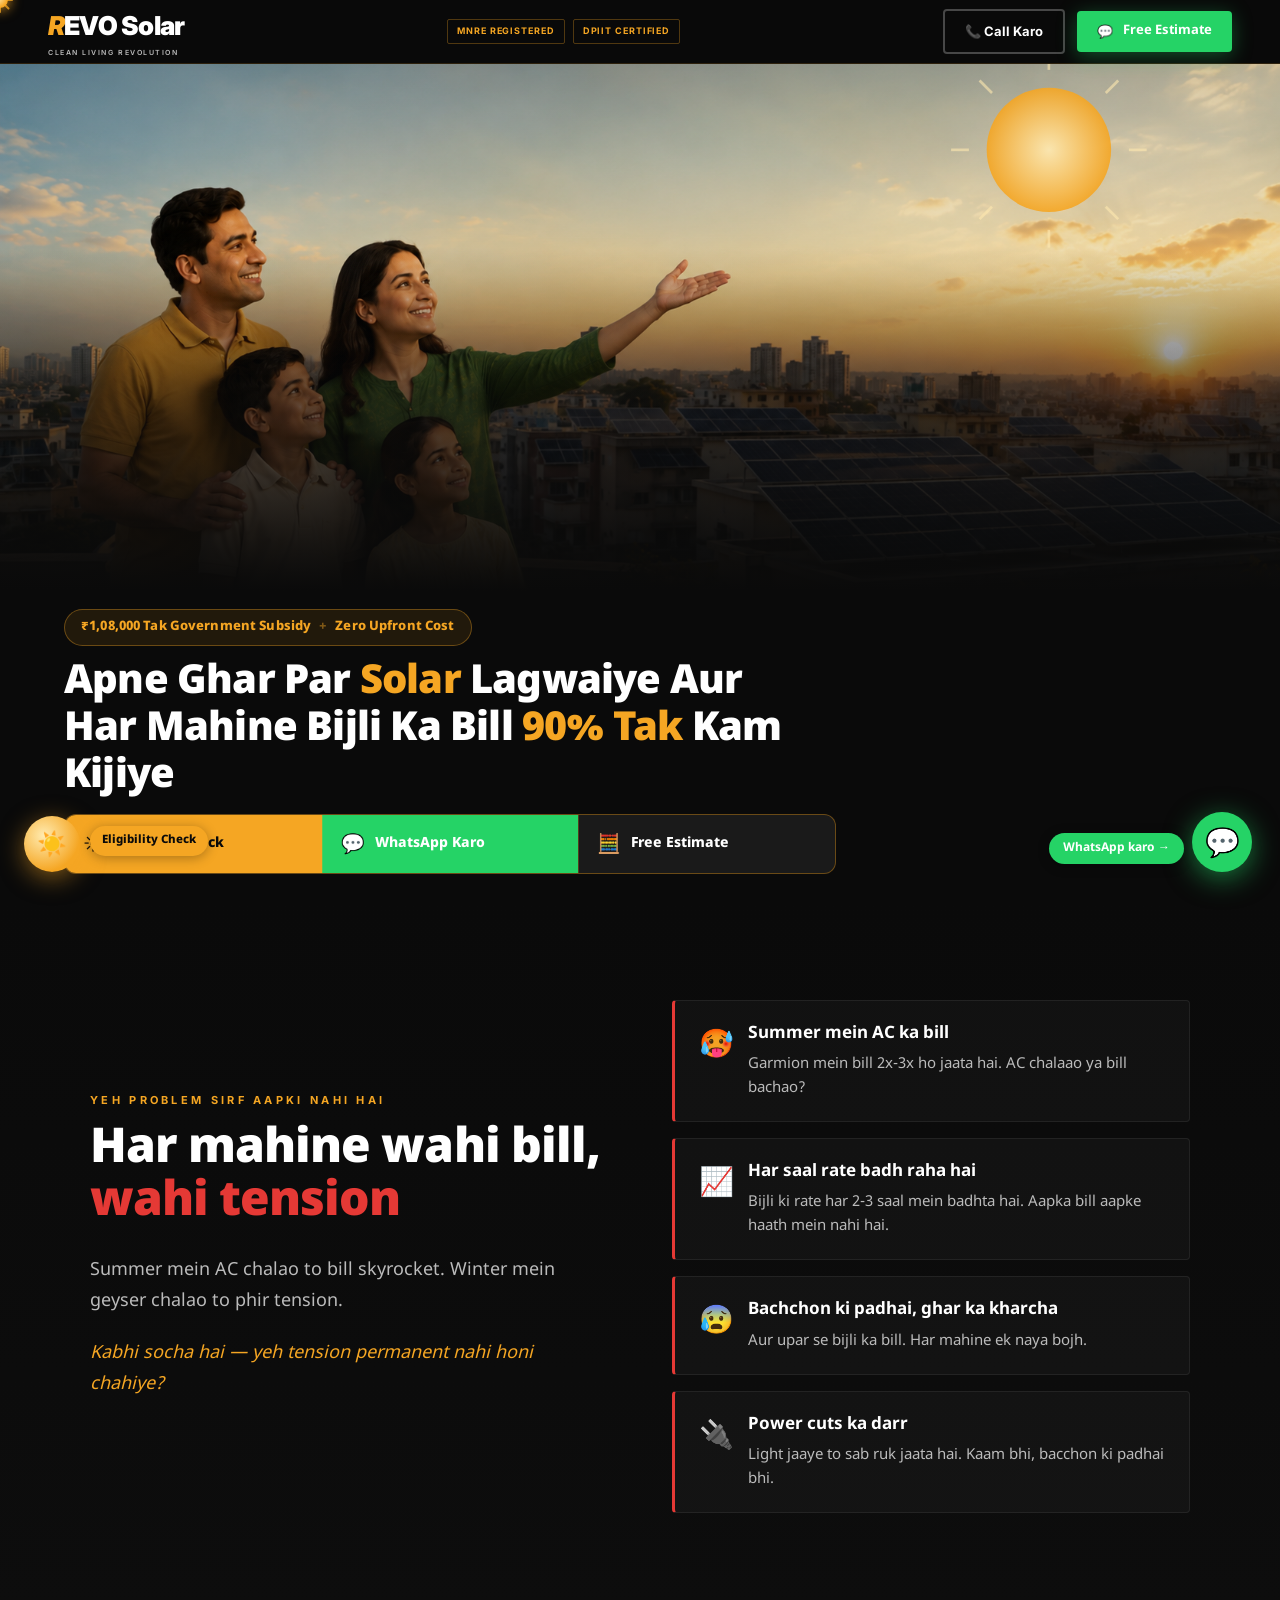
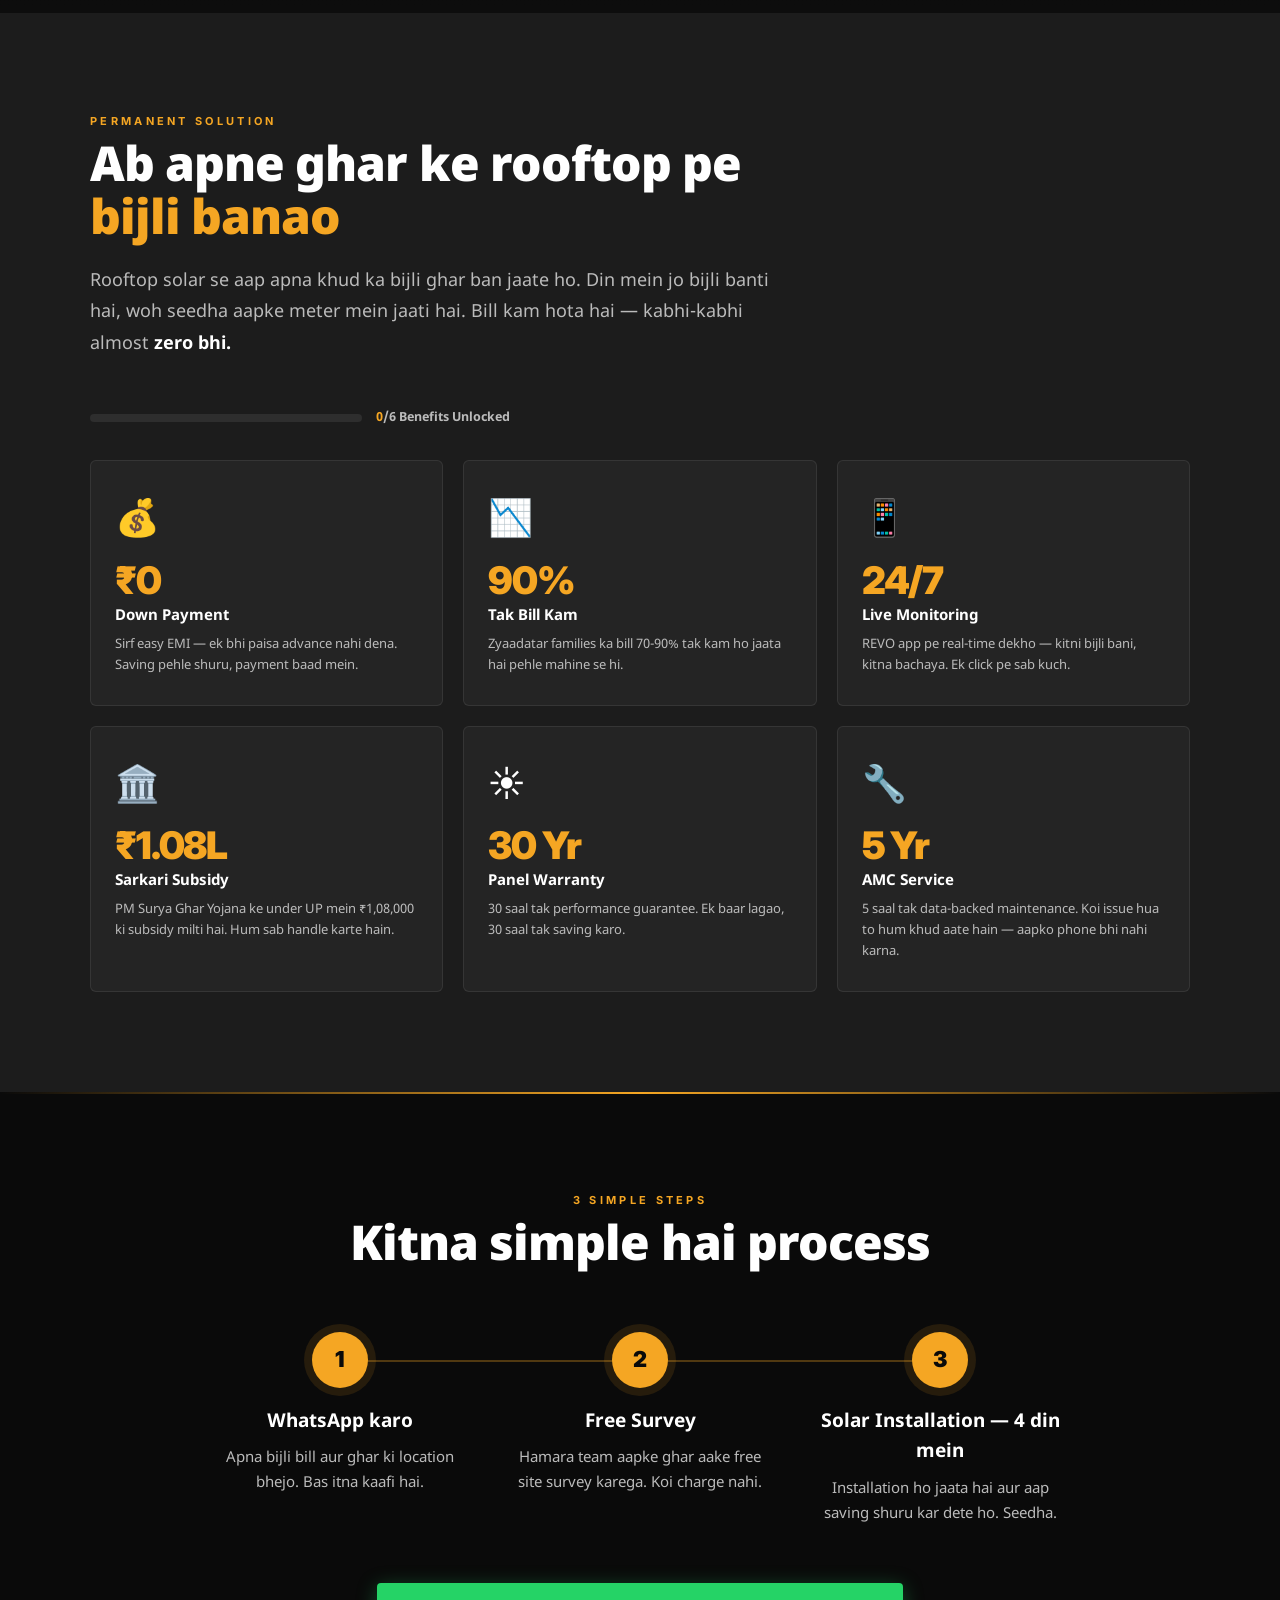
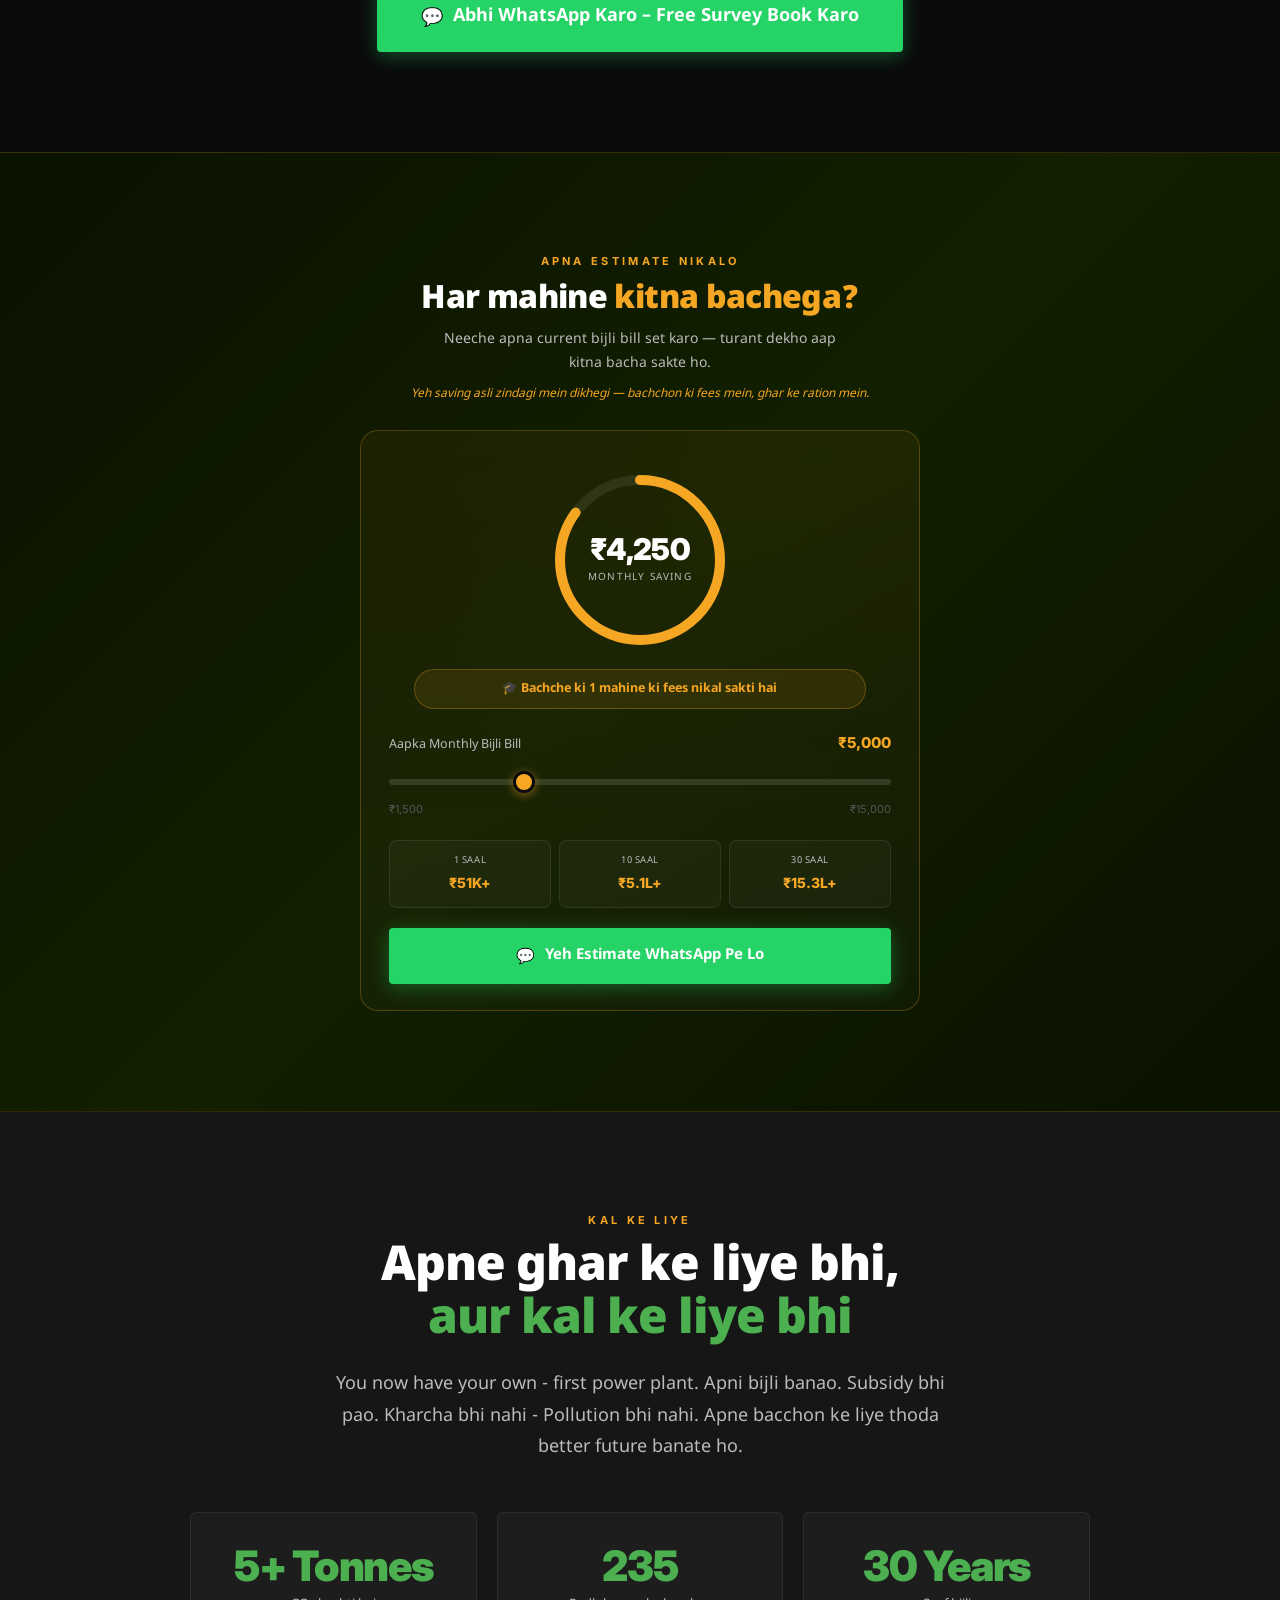
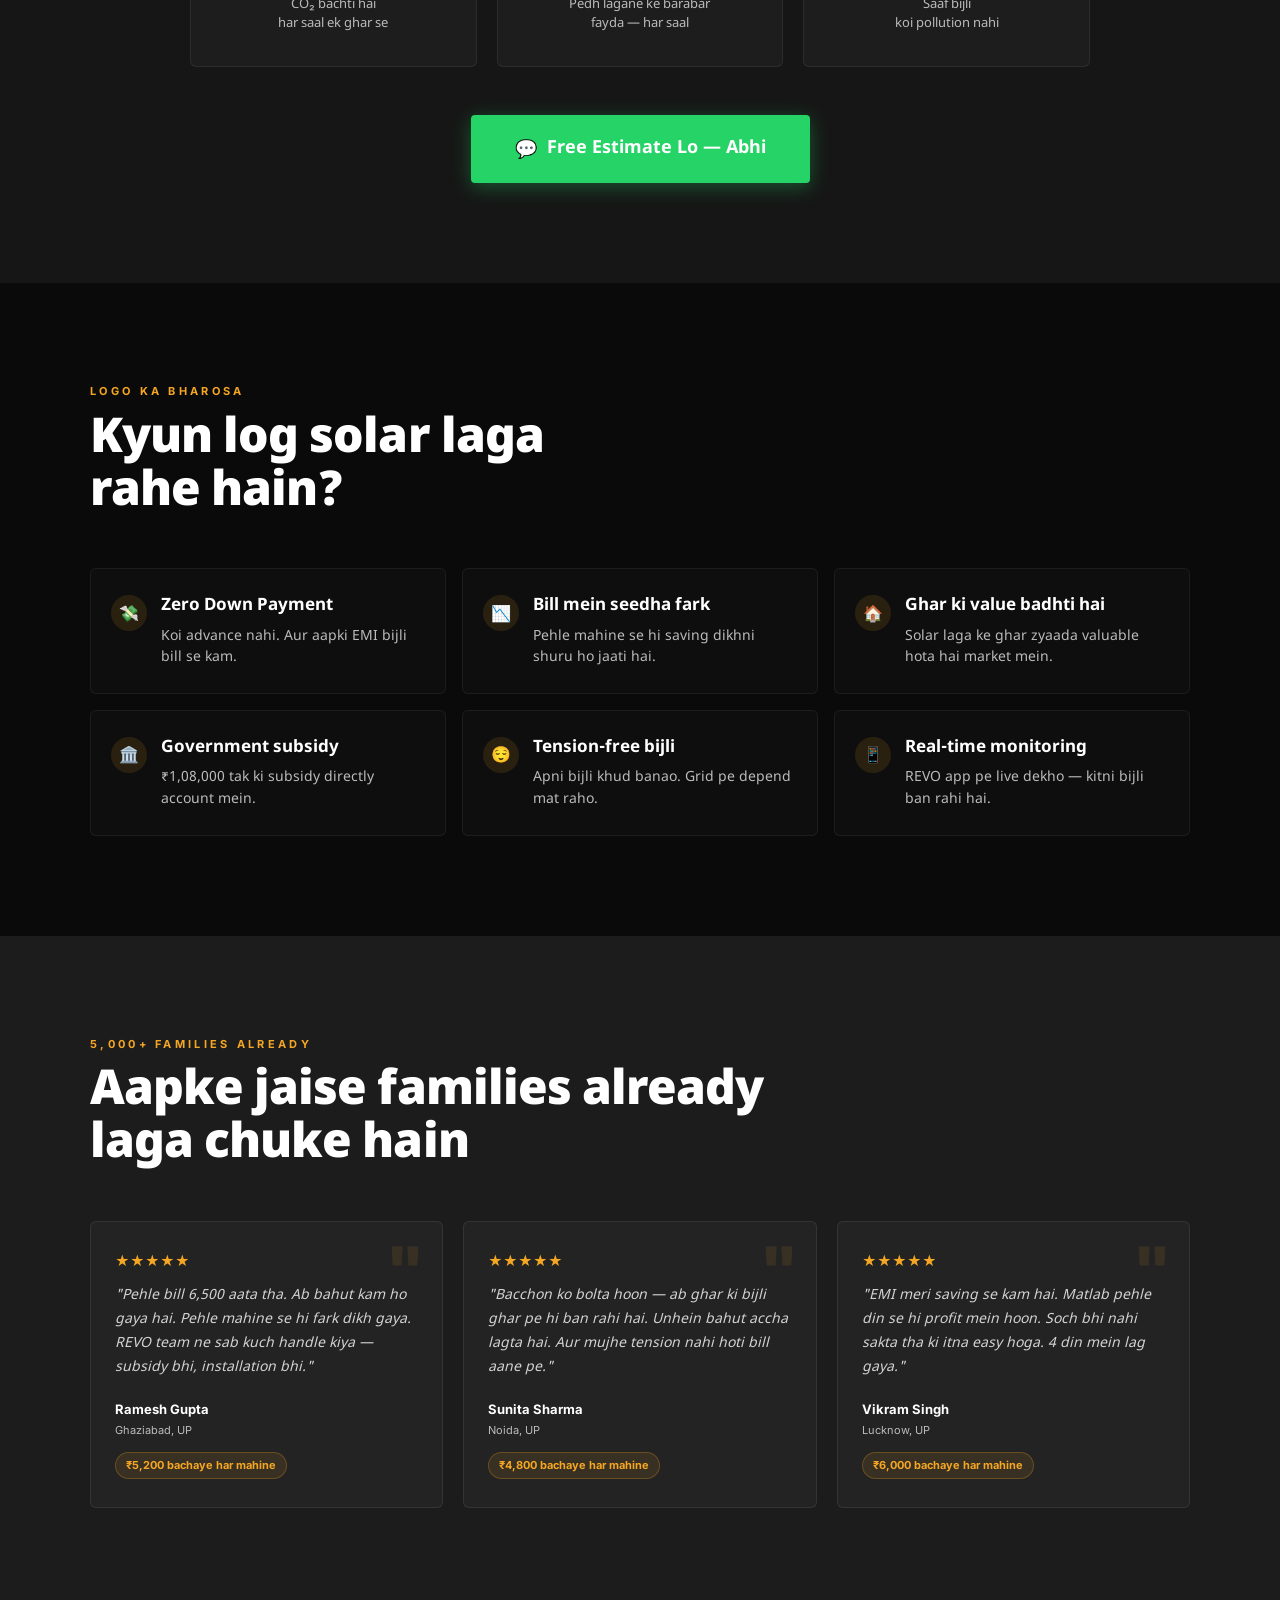
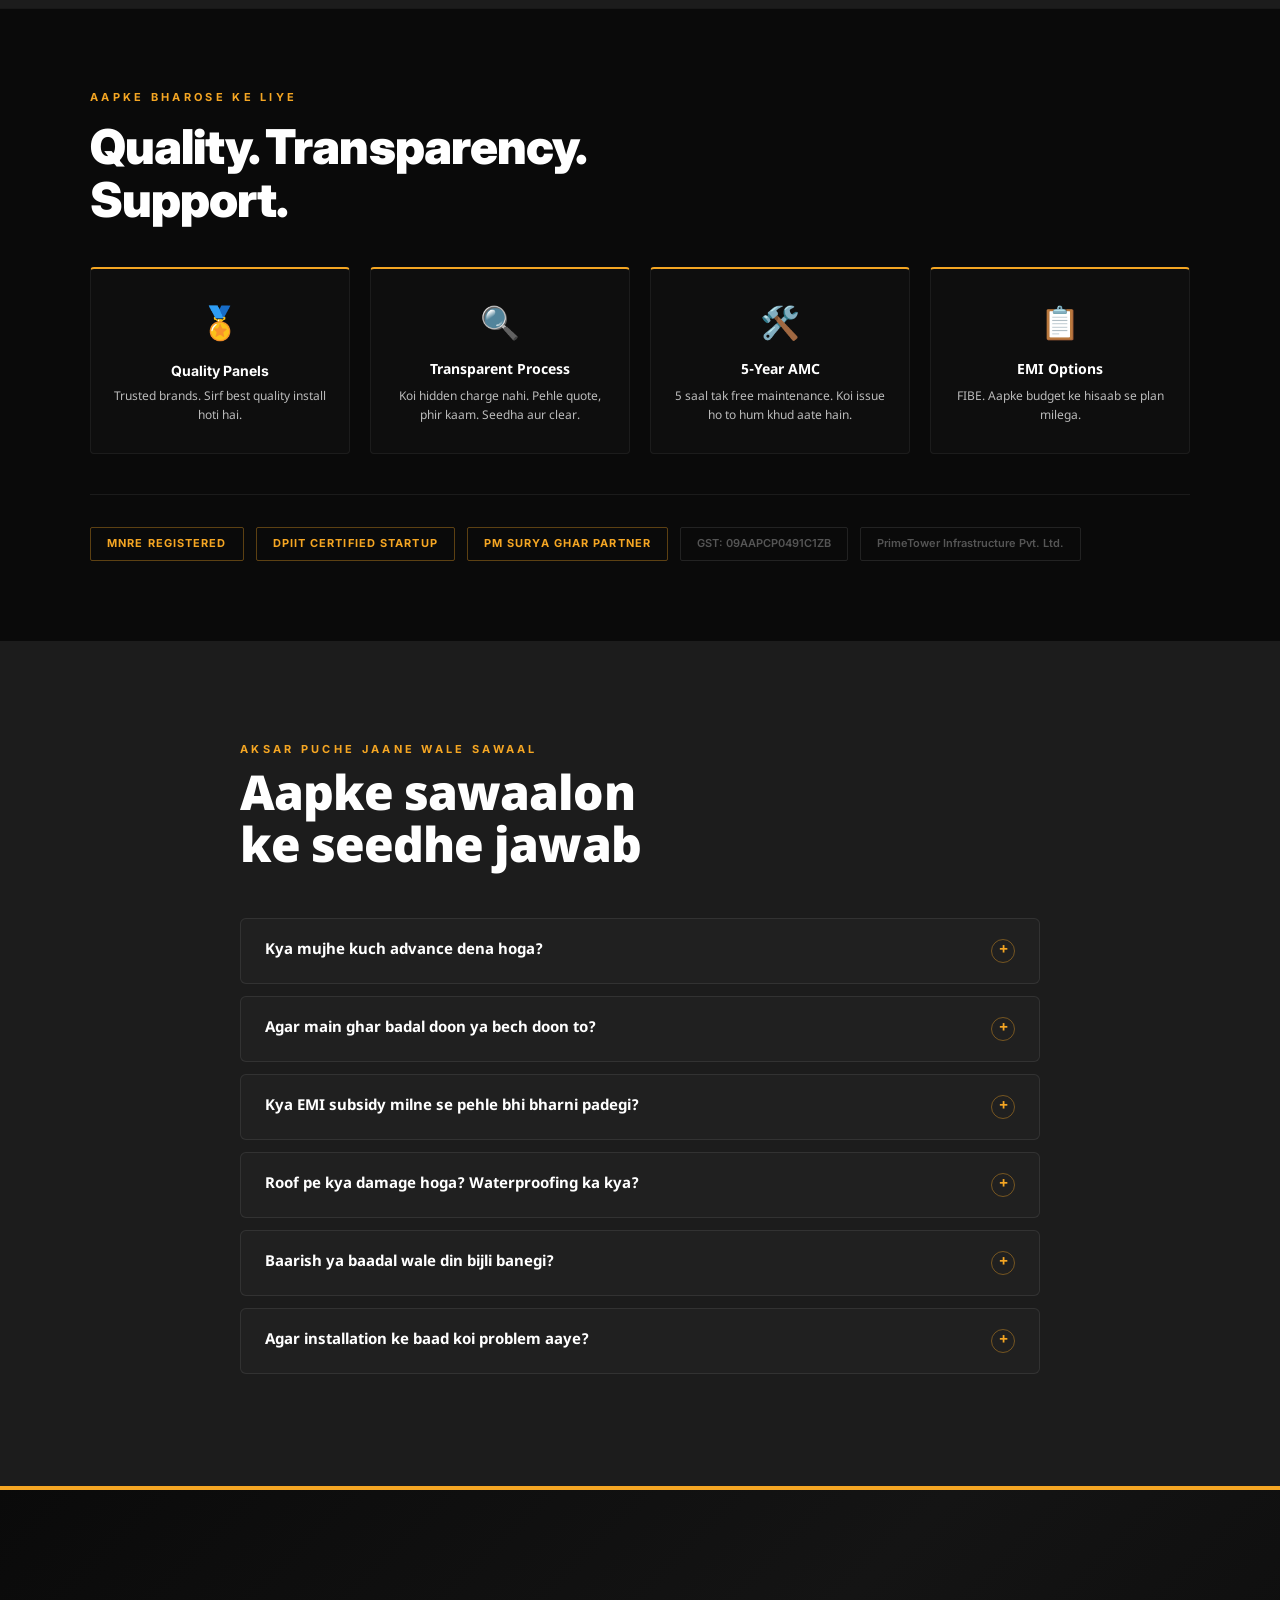
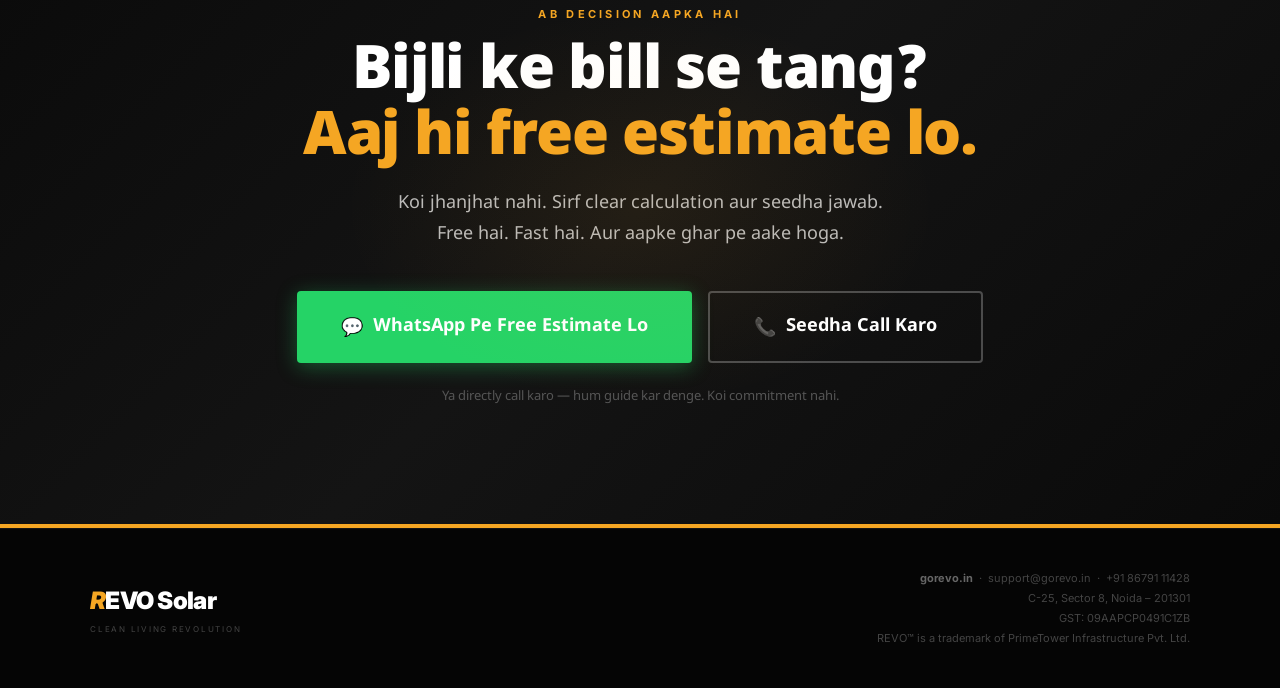
<file: index.html>
<!DOCTYPE html>
<html lang="hi">
<head>
<meta charset="UTF-8">
<meta name="viewport" content="width=device-width, initial-scale=1.0">
<title>REVO Solar — Ghar Ke Rooftop Pe Bijli Banao</title>
<!-- Meta Pixel Code -->
<script>
!function(f,b,e,v,n,t,s)
{if(f.fbq)return;n=f.fbq=function(){n.callMethod?
n.callMethod.apply(n,arguments):n.queue.push(arguments)};
if(!f._fbq)f._fbq=n;n.push=n;n.loaded=!0;n.version='2.0';
n.queue=[];t=b.createElement(e);t.async=!0;
t.src=v;s=b.getElementsByTagName(e)[0];
s.parentNode.insertBefore(t,s)}(window, document,'script',
'https://connect.facebook.net/en_US/fbevents.js');
fbq('init', '964776323301818');
fbq('track', 'PageView');
</script>
<noscript><img height="1" width="1" style="display:none"
src="https://www.facebook.com/tr?id=964776323301818&ev=PageView&noscript=1"
/></noscript>
<!-- End Meta Pixel Code -->

<!-- ── WHATSAPP / SOCIAL SHARE PREVIEW ── -->
     <!-- Favicon -->
    <link rel="icon" type="image/png" sizes="32x32" href="assets/img/favicon.png"/>
    <link rel="apple-touch-icon" sizes="180x180" href="/apple-touch-icon.png">
    <link rel="manifest" href="/site.webmanifest">
<meta property="og:title" content="REVO Solar — Ghar Ke Rooftop Pe Bijli Banao">
<meta property="og:description" content="₹1,08,000 Tak Government Subsidy + Zero Upfront Cost. Apne ghar par solar lagwaiye aur bijli ka bill 90% tak kam kijiye.">
<meta property="og:image" content="https://gorevo.in/og-image.png">
<meta property="og:image:width" content="1200">
<meta property="og:image:height" content="630">
<meta property="og:url" content="https://gorevo.in">
<meta property="og:type" content="website">
<meta property="og:site_name" content="REVO Solar">
<meta name="twitter:card" content="summary_large_image">
<meta name="twitter:title" content="REVO Solar — Ghar Ke Rooftop Pe Bijli Banao">
<meta name="twitter:description" content="₹1,08,000 Tak Government Subsidy + Zero Upfront Cost. Har mahine bijli bill 90% tak kam kijiye.">
<meta name="twitter:image" content="https://gorevo.in/og-image.png">
<style>
@import url('https://fonts.googleapis.com/css2?family=Inter:ital,wght@0,300;0,400;0,500;0,600;0,700;0,800;0,900;1,700;1,900&family=Noto+Sans+Devanagari:wght@400;500;600;700;800;900&display=swap');

/* ── TOKENS ─────────────────────────────── */
:root {
  --black:   #0A0A0A;
  --dark:    #111111;
  --dark2:   #161616;
  --charcoal:#1C1C1C;
  --gold:    #F5A623;
  --gold2:   #E09010;
  --smoke:   #BBBBBB;
  --white:   #FFFFFF;
  --canvas:  #F5F3EE;
  --green:   #1DB954;
  --wa:      #25D366;
  --wa2:     #128C7E;
  --red:     #E53935;
}

/* ── RESET ───────────────────────────────── */
*, *::before, *::after { margin:0; padding:0; box-sizing:border-box; }
html { scroll-behavior: smooth; }
body {
  font-family: 'Inter', Arial, sans-serif;
  background: var(--black);
  color: var(--white);
  line-height: 1.6;
  overflow-x: hidden;
}
img { max-width:100%; display:block; }
a { text-decoration:none; color:inherit; }

/* Hindi text */
.hi {
  font-family: 'Noto Sans Devanagari', 'Inter', sans-serif;
}

/* ── TYPOGRAPHY ──────────────────────────── */
.eyebrow {
  font-size: 11px; font-weight: 700;
  letter-spacing: 0.3em; text-transform: uppercase;
  color: var(--gold);
}
.section-title {
  font-size: clamp(28px, 4vw, 48px);
  font-weight: 900; line-height: 1.1;
  letter-spacing: -0.02em;
}
.section-sub {
  font-size: clamp(15px, 2vw, 18px);
  color: var(--smoke); line-height: 1.75;
}

/* ── BUTTONS ─────────────────────────────── */
.btn {
  display: inline-flex; align-items: center; gap: 10px;
  font-family: 'Inter', sans-serif;
  font-weight: 700; font-size: 15px;
  padding: 16px 28px; border-radius: 4px;
  cursor: pointer; border: none;
  transition: all 0.2s ease;
  white-space: nowrap;
}
.btn-wa {
  background: var(--wa);
  color: var(--white);
  box-shadow: 0 4px 20px rgba(37,211,102,0.35);
}
.btn-wa:hover { background: var(--wa2); transform: translateY(-2px); box-shadow: 0 8px 28px rgba(37,211,102,0.45); }
.btn-call {
  background: transparent;
  color: var(--white);
  border: 2px solid rgba(255,255,255,0.25);
}
.btn-call:hover { border-color: var(--gold); color: var(--gold); }
.btn-gold {
  background: var(--gold);
  color: var(--black);
  font-size: 16px;
  padding: 18px 36px;
  box-shadow: 0 4px 24px rgba(245,166,35,0.35);
}
.btn-gold:hover { background: var(--gold2); transform: translateY(-2px); }
.btn-lg { font-size: 18px; padding: 20px 44px; }

/* ── NAVBAR ──────────────────────────────── */
.navbar {
  position: fixed; top: 0; left: 0; right: 0; z-index: 100;
  background: rgba(10,10,10,0.92);
  backdrop-filter: blur(16px);
  -webkit-backdrop-filter: blur(16px);
  border-bottom: 1px solid rgba(245,166,35,0.15);
  padding: env(safe-area-inset-top, 0px) 48px 0;
  display: flex; align-items: center;
  justify-content: space-between;
  height: calc(64px + env(safe-area-inset-top, 0px));
  box-sizing: border-box;
}
.nav-logo {
  font-size: 26px; font-weight: 900;
  letter-spacing: -0.03em; color: var(--white);
}
.nav-logo em { font-style: italic; color: var(--gold); }
.nav-logo-sub {
  font-size: 7px; font-weight: 600;
  letter-spacing: 0.22em; text-transform: uppercase;
  color: var(--smoke); margin-top: 1px;
}
.nav-cta {
  display: flex; align-items: center; gap: 12px;
}
.nav-badges {
  display: flex; gap: 8px; align-items: center;
}
.nav-badge {
  font-size: 9px; font-weight: 700;
  letter-spacing: 0.1em; text-transform: uppercase;
  color: var(--gold); border: 1px solid rgba(245,166,35,0.3);
  padding: 4px 9px; border-radius: 2px;
}

/* ── FLOATING WA BUTTON ──────────────────── */
.float-wa {
  position: fixed; bottom: 28px; right: 28px; z-index: 200;
  width: 60px; height: 60px; border-radius: 50%;
  background: var(--wa);
  display: flex; align-items: center; justify-content: center;
  box-shadow: 0 6px 28px rgba(37,211,102,0.55);
  font-size: 28px;
  cursor: pointer;
  transition: transform 0.2s, box-shadow 0.2s;
  animation: pulse-wa 2.5s infinite;
}
.float-wa:hover { transform: scale(1.1); box-shadow: 0 10px 36px rgba(37,211,102,0.7); }
@keyframes pulse-wa {
  0%,100% { box-shadow: 0 6px 28px rgba(37,211,102,0.55); }
  50% { box-shadow: 0 6px 40px rgba(37,211,102,0.85); }
}
.float-wa-label {
  position: fixed; bottom: 36px; right: 96px; z-index: 200;
  background: var(--wa); color: white;
  font-size: 12px; font-weight: 700;
  padding: 6px 14px; border-radius: 100px;
  white-space: nowrap;
  box-shadow: 0 2px 12px rgba(0,0,0,0.3);
  font-family: 'Noto Sans Devanagari', sans-serif;
}

/* ── SECTIONS ────────────────────────────── */
section { width: 100%; overflow: hidden; }

/* ── 1. HERO ─────────────────────────────── */
.hero {
  height: 100vh;
  height: 100svh;
  min-height: 640px;
  padding-top: calc(64px + env(safe-area-inset-top, 0px));
  display: flex; flex-direction: column;
  position: relative;
  background: var(--black);
  overflow: hidden;
}
.hero-image-zone {
  position: relative;
  width: 100%;
  flex: 1 1 auto;
  min-height: 380px;
  background: linear-gradient(160deg, #0d1a0d 0%, #1a3020 50%, #0a120a 100%);
  display: flex; align-items: center; justify-content: center;
  overflow: hidden;
}
.hero-img-placeholder {
  width: 100%; height: 100%;
  background: linear-gradient(135deg,
    #1a2e1a 0%, #2d4a35 30%, #1a3a20 60%, #0d1a10 100%);
  display: flex; align-items: center; justify-content: center;
  font-size: 13px; color: rgba(255,255,255,0.2);
  letter-spacing: 0.2em; text-transform: uppercase;
  font-style: italic; flex-direction: column; gap: 8px;
}
/* Slot for the real hero image */
.hero-img-placeholder img {
  width:100%; height:100%; object-fit:cover; object-position:center;
}
.hero-image-zone::after {
  content:''; position:absolute; inset:0;
  background: linear-gradient(
    to bottom,
    transparent 35%,
    rgba(10,10,10,0.55) 72%,
    var(--black) 100%
  );
}

/* Hero content below image */
.hero-content {
  flex: 0 0 auto;
  padding: 18px 64px 26px;
  max-width: 900px;
  position: relative; z-index: 2;
}
.hero-content .eyebrow { margin-bottom: 10px; }
.hero-badge {
  display: inline-flex; align-items: center; gap: 8px;
  font-size: clamp(11px, 1.5vw, 13px); font-weight: 800;
  color: var(--gold); background: rgba(245,166,35,0.1);
  border: 1px solid rgba(245,166,35,0.35);
  padding: 7px 16px; border-radius: 100px;
  margin-bottom: 14px; letter-spacing: 0.01em;
}
.hero-badge .sep { color: rgba(245,166,35,0.45); }
.hero-headline {
  font-size: clamp(20px, 3.4vw, 40px);
  font-weight: 900; line-height: 1.18;
  letter-spacing: -0.02em;
  margin-bottom: 12px;
}
.hero-headline .word {
  display: inline-block;
  opacity: 0; transform: translateY(18px);
  animation: word-in 0.6s cubic-bezier(.22,1,.36,1) forwards;
}
@keyframes word-in { to { opacity: 1; transform: translateY(0); } }
.hero-headline .gold { color: var(--gold); }
.hero-sub {
  font-size: clamp(14px, 1.8vw, 17px);
  color: var(--smoke); line-height: 1.6;
  margin-bottom: 18px; max-width: 640px;
}
.hero-sub strong { color: var(--white); }
.hero-cta { display: flex; gap: 12px; flex-wrap: wrap; align-items: center; }
.hero-cta .btn {
  border-radius: 100px;
  padding: 13px 22px;
  font-size: 14px;
}
.hero-cta .btn-lg { font-size: 14px; padding: 13px 22px; }

/* ── HERO ACTION BAR (3-box CTA + trust row) ── */
.hero-actions { margin-top: 4px; }
.hero-cta-grid {
  display: grid;
  grid-template-columns: repeat(3, 1fr);
  border: 1px solid rgba(245,166,35,0.4);
  border-radius: 12px;
  overflow: hidden;
  max-width: 820px;
  background: rgba(255,255,255,0.02);
}
.hero-cta-box {
  display: flex; align-items: center; gap: 10px;
  padding: 14px 18px;
  cursor: pointer; border: none;
  font-family: inherit; text-align: left;
  transition: filter 0.2s ease;
}
.hero-cta-box:not(:first-child) { border-left: 1px solid rgba(245,166,35,0.25); }
.hero-cta-box:hover { filter: brightness(1.08); }
.hero-cta-box .cta-icon { font-size: 19px; flex-shrink: 0; }
.hero-cta-box .cta-text { display: flex; flex-direction: column; }
.hero-cta-box .cta-title {
  font-size: 14px; font-weight: 800; line-height: 1.25;
}
.hero-cta-box .cta-sub {
  font-size: 11px; margin-top: 2px; opacity: 0.85; line-height: 1.3;
}
.cta-gold { background: var(--gold); color: var(--black); }
.cta-gold .cta-sub { color: rgba(10,10,10,0.75); }
.cta-wa { background: var(--wa); color: var(--white); }
.cta-dark { background: rgba(255,255,255,0.05); color: var(--white); }
.cta-dark .cta-sub { color: var(--smoke); }

.hero-trust-row {
  display: flex; align-items: center; gap: 16px;
  margin-top: 22px; flex-wrap: wrap;
}
.trust-item { display: flex; align-items: center; gap: 9px; }
.trust-item .ti-icon {
  width: 30px; height: 30px; border-radius: 50%;
  border: 1px solid rgba(245,166,35,0.4);
  display: flex; align-items: center; justify-content: center;
  font-size: 13px; color: var(--gold); flex-shrink: 0;
}
.trust-item .ti-text {
  font-size: 11.5px; color: var(--smoke); line-height: 1.35;
}
.trust-item .ti-text strong { display: block; color: var(--white); font-size: 12.5px; font-weight: 700; }
.trust-div { width: 1px; height: 26px; background: rgba(255,255,255,0.12); }

@media (max-width: 640px) {
  .hero-cta-grid { grid-template-columns: 1fr; max-width: 100%; }
  .hero-cta-box:not(:first-child) { border-left: none; border-top: 1px solid rgba(245,166,35,0.25); }
  .hero-trust-row { gap: 10px; }
  .trust-div { display: none; }
  .trust-item { width: calc(50% - 5px); }
}

/* ── 2. PAIN SECTION ─────────────────────── */
.pain {
  background: linear-gradient(180deg, var(--black) 0%, #0d0d0d 100%);
  padding: 100px 64px;
}
.pain-inner {
  max-width: 1100px; margin: 0 auto;
  display: grid; grid-template-columns: 1fr 1fr; gap: 64px; align-items: center;
}
.pain-text .eyebrow { margin-bottom: 16px; }
.pain-text .section-title { margin-bottom: 24px; }
.pain-text .section-sub { margin-bottom: 20px; }
.pain-text .section-sub + .section-sub { color: var(--gold); font-style: italic; }

.pain-cards { display: flex; flex-direction: column; gap: 16px; }
.pain-card {
  background: rgba(255,255,255,0.03);
  border: 1px solid rgba(255,255,255,0.07);
  border-left: 3px solid var(--red);
  border-radius: 4px;
  padding: 20px 24px;
  display: flex; align-items: flex-start; gap: 14px;
}
.pain-card .pc-icon { font-size: 28px; flex-shrink: 0; }
.pain-card .pc-title {
  font-size: 17px; font-weight: 700;
  color: var(--white); margin-bottom: 5px;
}
.pain-card .pc-sub { font-size: 15px; color: var(--smoke); line-height: 1.6; }

/* ── 3. SOLUTION ─────────────────────────── */
.solution {
  background: var(--charcoal);
  padding: 100px 64px;
}
.solution-inner {
  max-width: 1100px; margin: 0 auto;
}
.solution .eyebrow { margin-bottom: 14px; }
.solution .section-title { margin-bottom: 16px; max-width: 700px; }
.solution .section-sub { max-width: 680px; margin-bottom: 48px; }

.solution-grid {
  display: grid; grid-template-columns: repeat(3,1fr); gap: 20px;
}
.sol-card {
  background: rgba(255,255,255,0.04);
  border: 1px solid rgba(255,255,255,0.08);
  border-radius: 6px; padding: 28px 24px;
  transition: border-color 0.2s, background 0.2s;
}
.sol-card:hover {
  border-color: rgba(245,166,35,0.4);
  background: rgba(245,166,35,0.04);
}
.sol-card .sc-icon { font-size: 36px; margin-bottom: 14px; }
.sol-card .sc-num {
  font-size: 38px; font-weight: 900;
  color: var(--gold); letter-spacing: -0.03em;
  line-height: 1; margin-bottom: 6px;
}
.sol-card .sc-title {
  font-size: 15px; font-weight: 700;
  color: var(--white); margin-bottom: 6px;
}
.sol-card .sc-desc { font-size: 13px; color: var(--smoke); line-height: 1.6; }

.unlock-tracker {
  display: flex; align-items: center; gap: 14px;
  margin-bottom: 32px; max-width: 420px;
}
.unlock-bar-track {
  flex: 1; height: 8px; border-radius: 100px;
  background: rgba(255,255,255,0.08);
  overflow: hidden;
}
.unlock-bar-fill {
  height: 100%; width: 0%; border-radius: 100px;
  background: linear-gradient(90deg, var(--gold2), var(--gold));
  transition: width 0.5s cubic-bezier(.22,1,.36,1);
}
.unlock-label {
  font-size: 12.5px; font-weight: 700; color: var(--smoke);
  white-space: nowrap;
}
.unlock-label strong { color: var(--gold); }

.sol-card { position: relative; cursor: pointer; }
.sol-card .sc-check {
  position: absolute; top: 14px; right: 14px;
  width: 22px; height: 22px; border-radius: 50%;
  background: var(--gold); color: var(--black);
  font-size: 12px; font-weight: 900;
  display: flex; align-items: center; justify-content: center;
  opacity: 0; transform: scale(0.4);
  transition: opacity 0.3s cubic-bezier(.34,1.56,.64,1), transform 0.3s cubic-bezier(.34,1.56,.64,1);
}
.sol-card.unlocked {
  border-color: rgba(245,166,35,0.5);
  background: rgba(245,166,35,0.05);
  box-shadow: 0 0 0 1px rgba(245,166,35,0.15), 0 8px 24px rgba(245,166,35,0.1);
}
.sol-card.unlocked .sc-check { opacity: 1; transform: scale(1); }
.sol-card.unlocked .sc-num { animation: sc-num-pop 0.4s cubic-bezier(.34,1.56,.64,1); }
@keyframes sc-num-pop {
  0% { transform: scale(0.85); }
  60% { transform: scale(1.08); }
  100% { transform: scale(1); }
}

/* ── 4. HOW IT WORKS ─────────────────────── */
.howto {
  background: var(--black);
  padding: 100px 64px;
  position: relative;
}
.howto::before {
  content: ''; position: absolute;
  top: 0; left: 0; right: 0; height: 2px;
  background: linear-gradient(90deg, transparent, var(--gold), transparent);
}
.howto-inner { max-width: 900px; margin: 0 auto; text-align: center; }
.howto .eyebrow { margin-bottom: 14px; }
.howto .section-title { margin-bottom: 56px; }

.steps { display: grid; grid-template-columns: repeat(3,1fr); gap: 0; position: relative; }
.steps::before {
  content: ''; position: absolute;
  top: 28px; left: calc(33.33% / 2); right: calc(33.33% / 2);
  height: 2px; background: var(--gold); opacity: 0.3; z-index: 0;
}
.step-flow {
  position: absolute; top: 28px;
  left: calc(33.33% / 2); right: calc(33.33% / 2);
  height: 2px; z-index: 0; pointer-events: none;
}
.spark {
  position: absolute; top: -3px; left: 0;
  width: 8px; height: 8px; border-radius: 50%;
  background: var(--gold);
  box-shadow: 0 0 10px 2px rgba(245,166,35,0.7);
  opacity: 0;
  animation: spark-flow 3s ease-in-out infinite;
}
.spark:nth-child(2) { animation-delay: 1s; }
.spark:nth-child(3) { animation-delay: 2s; }
@keyframes spark-flow {
  0% { left: 0%; opacity: 0; }
  8% { opacity: 1; }
  92% { opacity: 1; }
  100% { left: 100%; opacity: 0; }
}
@keyframes spark-flow-v {
  0% { top: 0%; opacity: 0; }
  8% { opacity: 1; }
  92% { opacity: 1; }
  100% { top: 100%; opacity: 0; }
}
.step { display: flex; flex-direction: column; align-items: center; text-align: center; padding: 0 20px; position: relative; z-index: 1; }
.step-num {
  width: 56px; height: 56px; border-radius: 50%;
  background: var(--gold); color: var(--black);
  font-size: 22px; font-weight: 900;
  display: flex; align-items: center; justify-content: center;
  margin-bottom: 20px; flex-shrink: 0;
  box-shadow: 0 0 0 8px rgba(245,166,35,0.12);
  transition: transform 0.35s cubic-bezier(.34,1.56,.64,1), box-shadow 0.35s ease;
}
.step.is-visible:nth-child(1) .step-num { animation: step-pop 0.6s cubic-bezier(.34,1.56,.64,1) 0s both; }
.step.is-visible:nth-child(2) .step-num { animation: step-pop 0.6s cubic-bezier(.34,1.56,.64,1) 0.15s both; }
.step.is-visible:nth-child(3) .step-num { animation: step-pop 0.6s cubic-bezier(.34,1.56,.64,1) 0.3s both; }
@keyframes step-pop {
  0% { transform: scale(0.3) rotate(-20deg); opacity: 0; }
  70% { transform: scale(1.15) rotate(4deg); }
  100% { transform: scale(1) rotate(0deg); opacity: 1; }
}
.step:hover .step-num {
  transform: scale(1.12) rotate(-4deg);
  box-shadow: 0 0 0 8px rgba(245,166,35,0.22);
}
.step-title {
  font-size: 19px; font-weight: 700;
  color: var(--white); margin-bottom: 9px;
}
.step-desc { font-size: 15px; color: var(--smoke); line-height: 1.65; }

.howto-cta { margin-top: 56px; text-align: center; }

/* ── 5. SAVINGS ──────────────────────────── */
.savings {
  background: linear-gradient(135deg, #0A1200 0%, #121F00 50%, #0A1200 100%);
  padding: 100px 64px;
  position: relative;
  border-top: 1px solid rgba(245,166,35,0.15);
  border-bottom: 1px solid rgba(245,166,35,0.15);
}
.savings-inner {
  max-width: 560px; margin: 0 auto;
  text-align: center;
}
.savings-inner .eyebrow { margin-bottom: 12px; }
.savings-inner .section-title {
  color: var(--white); margin-bottom: 10px;
  font-size: clamp(24px, 3.4vw, 32px);
}
.savings-inner .section-sub {
  margin: 0 auto 8px; max-width: 420px;
  font-size: 14px;
}
.savings-inner .s-note {
  font-size: 12px; color: var(--gold);
  font-style: italic; margin-bottom: 26px;
}

.calc-card {
  background: linear-gradient(180deg, rgba(245,166,35,0.06), rgba(255,255,255,0.02));
  border: 1px solid rgba(245,166,35,0.25);
  border-radius: 18px;
  padding: 30px 28px 26px;
  text-align: left;
}

.savings-ring-wrap {
  position: relative;
  width: 190px; height: 190px;
  margin: 4px auto 6px;
}
.ring-svg { width: 100%; height: 100%; transform: rotate(-90deg); }
.ring-track { fill: none; stroke: rgba(255,255,255,0.08); stroke-width: 10; }
.ring-fill {
  fill: none; stroke: var(--gold); stroke-width: 10; stroke-linecap: round;
  transition: stroke-dashoffset 0.7s cubic-bezier(.22,1,.36,1);
}
.ring-fill.pulse { animation: ring-pulse 0.5s ease; }
@keyframes ring-pulse {
  0%,100% { filter: drop-shadow(0 0 0 rgba(245,166,35,0)); }
  50% { filter: drop-shadow(0 0 9px rgba(245,166,35,0.85)); }
}
.ring-center {
  position: absolute; inset: 0;
  display: flex; flex-direction: column; align-items: center; justify-content: center;
  text-align: center;
}
.ring-num {
  font-size: clamp(24px, 4vw, 30px); font-weight: 900;
  color: var(--white); letter-spacing: -0.02em; line-height: 1;
}
.ring-label {
  font-size: 10px; color: var(--smoke); text-transform: uppercase;
  letter-spacing: 0.12em; margin-top: 6px;
}

.milestone-badge {
  display: flex; align-items: center; justify-content: center; gap: 8px;
  text-align: center;
  background: rgba(245,166,35,0.1); border: 1px solid rgba(245,166,35,0.28);
  color: var(--gold); font-size: 12.5px; font-weight: 700;
  padding: 9px 14px; border-radius: 100px;
  margin: 14px auto 22px; max-width: 90%;
  transition: opacity 0.2s ease;
}

.calc-label {
  display: flex; justify-content: space-between; align-items: baseline;
  font-size: 12.5px; color: var(--smoke); margin-bottom: 12px;
}
.calc-label strong { font-size: 15px; color: var(--gold); font-weight: 800; }

.savings-chips { display: flex; gap: 8px; margin: 22px 0 20px; }
.chip {
  flex: 1; text-align: center;
  background: rgba(255,255,255,0.03); border: 1px solid rgba(255,255,255,0.08);
  border-radius: 8px; padding: 12px 6px;
}
.chip-label { font-size: 9.5px; color: var(--smoke); text-transform: uppercase; letter-spacing: 0.06em; margin-bottom: 4px; }
.chip-val { font-size: 14px; font-weight: 800; color: var(--gold); letter-spacing: -0.01em; }

.calc-card .btn { width: 100%; justify-content: center; }

/* ── 6. PLANET ───────────────────────────── */
.planet {
  background: var(--dark2);
  padding: 100px 64px;
}
.planet-inner {
  max-width: 900px; margin: 0 auto; text-align: center;
}
.planet .eyebrow { margin-bottom: 14px; }
.planet .section-title { margin-bottom: 20px; max-width: 700px; margin-left: auto; margin-right: auto; }
.planet .section-sub { max-width: 640px; margin: 0 auto 48px; }
.planet-glow { animation: heading-glow 2.6s ease-in-out infinite; }
@keyframes heading-glow {
  0%, 100% { text-shadow: 0 0 0px rgba(76,175,80,0); }
  50% { text-shadow: 0 0 18px rgba(76,175,80,0.6); }
}

.planet-stats {
  display: grid; grid-template-columns: repeat(3,1fr); gap: 20px;
  margin-bottom: 48px;
}
.planet-stat {
  padding: 32px 20px;
  background: rgba(255,255,255,0.03);
  border: 1px solid rgba(255,255,255,0.07);
  border-radius: 6px;
  transition: transform 0.3s ease, border-color 0.3s ease, background 0.3s ease, box-shadow 0.3s ease;
}
.planet-stat:hover {
  transform: translateY(-6px);
  border-color: rgba(76,175,80,0.45);
  background: rgba(76,175,80,0.05);
  box-shadow: 0 14px 32px rgba(76,175,80,0.15);
}
.planet-stat .ps-num {
  font-size: 42px; font-weight: 900;
  color: #4CAF50; letter-spacing: -0.03em; line-height: 1;
  margin-bottom: 8px;
  animation: ps-glow 3.4s ease-in-out infinite;
}
.planet-stat:nth-child(2) .ps-num { animation-delay: 0.5s; }
.planet-stat:nth-child(3) .ps-num { animation-delay: 1s; }
.planet-stat:hover .ps-num { animation-play-state: paused; text-shadow: 0 0 22px rgba(76,175,80,0.85); }
@keyframes ps-glow {
  0%, 100% { text-shadow: 0 0 0px rgba(76,175,80,0); }
  50% { text-shadow: 0 0 16px rgba(76,175,80,0.55); }
}
.planet-stat .ps-label { font-size: 13px; color: var(--smoke); line-height: 1.5; }

/* ── 7. WHY ──────────────────────────────── */
.why {
  background: var(--black);
  padding: 100px 64px;
}
.why-inner { max-width: 1100px; margin: 0 auto; }
.why .eyebrow { margin-bottom: 14px; }
.why .section-title { margin-bottom: 48px; max-width: 600px; }

.why-grid {
  display: grid; grid-template-columns: repeat(3,1fr); gap: 16px;
}
.why-item {
  display: flex; align-items: flex-start; gap: 14px;
  padding: 24px 20px;
  background: rgba(255,255,255,0.02);
  border: 1px solid rgba(255,255,255,0.06);
  border-radius: 6px;
  transition: border-color 0.2s;
}
.why-item:hover { border-color: rgba(245,166,35,0.3); }
.why-icon {
  width: 36px; height: 36px; border-radius: 50%;
  background: rgba(245,166,35,0.12);
  display: flex; align-items: center; justify-content: center;
  font-size: 16px; flex-shrink: 0; margin-top: 2px;
}
.why-title { font-size: 17px; font-weight: 700; color: var(--white); margin-bottom: 5px; }
.why-sub { font-size: 14px; color: var(--smoke); line-height: 1.55; }

/* ── 8. TESTIMONIALS ─────────────────────── */
.social {
  background: var(--charcoal);
  padding: 100px 64px;
}
.social-inner { max-width: 1100px; margin: 0 auto; }
.social .eyebrow { margin-bottom: 14px; }
.social .section-title { margin-bottom: 48px; }

.testimonials {
  display: grid; grid-template-columns: repeat(3,1fr); gap: 20px;
}
.t-card {
  background: rgba(255,255,255,0.03);
  border: 1px solid rgba(255,255,255,0.08);
  border-radius: 6px; padding: 28px 24px;
  position: relative;
}
.t-card::before {
  content: '"';
  position: absolute; top: 16px; right: 20px;
  font-size: 64px; line-height: 1;
  color: rgba(245,166,35,0.1); font-weight: 900;
}
.t-stars { color: var(--gold); font-size: 14px; margin-bottom: 12px; }
.t-quote {
  font-size: 14px; color: rgba(255,255,255,0.8);
  line-height: 1.7; margin-bottom: 20px;
  font-style: italic;
}
.t-author { font-size: 13px; font-weight: 700; color: var(--white); }
.t-loc { font-size: 11px; color: var(--smoke); margin-top: 2px; }
.t-saving {
  display: inline-block; margin-top: 12px;
  background: rgba(245,166,35,0.1); border: 1px solid rgba(245,166,35,0.25);
  color: var(--gold); font-size: 11px; font-weight: 700;
  padding: 4px 10px; border-radius: 100px;
}

/* ── 9. TRUST ────────────────────────────── */
.trust {
  background: var(--black);
  padding: 80px 64px;
  border-top: 1px solid rgba(255,255,255,0.06);
}
.trust-inner { max-width: 1100px; margin: 0 auto; }
.trust .eyebrow { margin-bottom: 14px; }
.trust .section-title { margin-bottom: 40px; max-width: 500px; }

.trust-grid {
  display: grid; grid-template-columns: repeat(4,1fr); gap: 20px;
}
.trust-card {
  padding: 28px 20px;
  background: rgba(255,255,255,0.02);
  border: 1px solid rgba(255,255,255,0.06);
  border-top: 2px solid var(--gold);
  border-radius: 4px; text-align: center;
}
.trust-card .tc-icon { font-size: 32px; margin-bottom: 12px; }
.trust-card .tc-title { font-size: 14px; font-weight: 700; color: var(--white); margin-bottom: 6px; }
.trust-card .tc-sub { font-size: 12px; color: var(--smoke); line-height: 1.55; }

.trust-badges {
  display: flex; gap: 12px; flex-wrap: wrap;
  margin-top: 40px; padding-top: 32px;
  border-top: 1px solid rgba(255,255,255,0.07);
  align-items: center;
}
.t-badge {
  border: 1px solid rgba(245,166,35,0.35);
  color: var(--gold); font-size: 11px; font-weight: 700;
  letter-spacing: 0.1em; text-transform: uppercase;
  padding: 7px 16px; border-radius: 2px;
}
.t-badge-dim {
  border: 1px solid rgba(255,255,255,0.1);
  color: #555; font-size: 11px; font-weight: 600;
  padding: 7px 16px; border-radius: 2px;
}

/* ── 10. FINAL CTA ───────────────────────── */
.final-cta {
  background: linear-gradient(135deg, #0A0A0A 0%, #141414 50%, #0A0A0A 100%);
  padding: 120px 64px;
  text-align: center;
  position: relative;
  overflow: hidden;
}
.final-cta::before {
  content: ''; position: absolute;
  top: 0; left: 0; right: 0; height: 4px;
  background: var(--gold);
}
.final-cta::after {
  content: ''; position: absolute;
  bottom: 0; left: 0; right: 0; height: 4px;
  background: var(--gold);
}
/* Subtle radial glow */
.final-cta .glow {
  position: absolute; top: 50%; left: 50%;
  transform: translate(-50%,-50%);
  width: 600px; height: 400px;
  background: radial-gradient(ellipse, rgba(245,166,35,0.07) 0%, transparent 70%);
  pointer-events: none;
}
.final-cta .eyebrow { margin-bottom: 16px; }
.final-cta .section-title { margin-bottom: 16px; font-size: clamp(36px,5vw,60px); }
.final-cta .section-sub { margin-bottom: 40px; max-width: 560px; margin-left: auto; margin-right: auto; }
.final-cta-btns { display: flex; gap: 16px; justify-content: center; flex-wrap: wrap; margin-bottom: 24px; }
.final-cta .cta-note {
  font-size: 13px; color: #555;
}

/* ── FOOTER ──────────────────────────────── */
footer {
  background: #050505;
  padding: 40px 64px;
  border-top: 1px solid rgba(255,255,255,0.06);
}
.footer-inner {
  max-width: 1100px; margin: 0 auto;
  display: flex; justify-content: space-between; align-items: center;
  flex-wrap: wrap; gap: 20px;
}
.footer-logo .logo { font-size: 24px; font-weight: 900; color: var(--white); letter-spacing: -0.03em; }
.footer-logo .logo em { font-style: italic; color: var(--gold); }
.footer-logo .tagline { font-size: 8px; letter-spacing: 0.22em; text-transform: uppercase; color: #444; margin-top: 3px; }
.footer-info { font-size: 11px; color: #444; line-height: 1.8; text-align: right; }
.footer-info a { color: #555; }
.footer-info strong { color: #666; }

/* ── HERO ILLUSTRATION ───────────────────── */
.hero-illustration {
  width: 100%; height: 100%;
  display: flex; align-items: center; justify-content: center;
}
.hero-illustration svg { width: 100%; height: 100%; }
.hero-illustration--photo {
  position: relative;
  overflow: hidden;
}
.hero-photo {
  width: 100%; height: 100%;
  object-fit: cover;
  object-position: center 30%;
  display: block;
}
.hero-photo-scrim {
  position: absolute; inset: 0;
  background: linear-gradient(180deg, rgba(10,10,10,0.15) 0%, rgba(10,10,10,0.05) 40%, rgba(10,10,10,0.55) 100%);
  pointer-events: none;
}
.hero-sun-overlay {
  position: absolute; top: 0; left: 0;
  width: 100% !important; height: 100% !important;
  pointer-events: none;
}
.sun-ray {
  transform-origin: center;
  animation: sun-spin 40s linear infinite;
}
@keyframes sun-spin { to { transform: rotate(360deg); } }
.solar-glow { animation: solar-glint 3.2s ease-in-out infinite; }
@keyframes solar-glint {
  0%,100% { opacity: 0.55; }
  50% { opacity: 1; }
}

/* ── SUN CURSOR ──────────────────────────── */
@media (hover: hover) and (pointer: fine) {
  body.sun-cursor-on, body.sun-cursor-on * {
    cursor: none !important;
  }
}
.sun-cursor {
  position: fixed; top: 0; left: 0; z-index: 9999;
  width: 26px; height: 26px;
  pointer-events: none;
  transform: translate(-50%, -50%);
  display: none;
}
.sun-cursor-core {
  position: absolute; inset: 5px;
  border-radius: 50%;
  background: radial-gradient(circle at 35% 35%, #FFEBB0, var(--gold) 70%);
  box-shadow: 0 0 12px 3px rgba(245,166,35,0.65);
  transition: transform 0.15s ease, box-shadow 0.15s ease;
}
.sun-cursor-rays {
  position: absolute; inset: 0;
  animation: sun-spin 6s linear infinite;
}
.sun-cursor-rays span {
  position: absolute; left: 50%; top: 0;
  width: 2px; height: 8px; margin-left: -1px;
  background: var(--gold); opacity: 0.75; border-radius: 2px;
  transform-origin: 1px 13px;
}
.sun-cursor-rays span:nth-child(1) { transform: rotate(0deg); }
.sun-cursor-rays span:nth-child(2) { transform: rotate(45deg); }
.sun-cursor-rays span:nth-child(3) { transform: rotate(90deg); }
.sun-cursor-rays span:nth-child(4) { transform: rotate(135deg); }
.sun-cursor-rays span:nth-child(5) { transform: rotate(180deg); }
.sun-cursor-rays span:nth-child(6) { transform: rotate(225deg); }
.sun-cursor-rays span:nth-child(7) { transform: rotate(270deg); }
.sun-cursor-rays span:nth-child(8) { transform: rotate(315deg); }
.sun-cursor.is-active .sun-cursor-core { transform: scale(1.35); box-shadow: 0 0 18px 5px rgba(245,166,35,0.85); }
.sun-cursor.is-down .sun-cursor-core { transform: scale(0.85); }

/* ── ELECTRIC SHIMMER ("chamak") ─────────── */
.shine { position: relative; overflow: hidden; }
.shine::after {
  content: '';
  position: absolute; top: 0; left: -150%;
  width: 55%; height: 100%;
  background: linear-gradient(120deg, transparent 0%, rgba(255,255,255,0.4) 50%, transparent 100%);
  transform: skewX(-20deg);
  animation: shine-sweep 4s ease-in-out infinite;
}
@keyframes shine-sweep {
  0% { left: -150%; }
  30% { left: 150%; }
  100% { left: 150%; }
}

/* ── ELIGIBILITY POPUP ───────────────────── */
.eligibility-trigger {
  position: fixed; left: 24px; bottom: 28px; z-index: 195;
  width: 56px; height: 56px; border-radius: 50%;
  background: radial-gradient(circle at 35% 35%, #FFEBB0, var(--gold) 70%);
  border: none; cursor: pointer;
  box-shadow: 0 6px 24px rgba(245,166,35,0.5);
  display: flex; align-items: center; justify-content: center;
  font-size: 24px;
  animation: elig-pulse 2.6s ease-in-out infinite;
  transition: transform 0.2s ease;
}
.eligibility-trigger:hover { transform: scale(1.08); }
@keyframes elig-pulse {
  0%, 100% { box-shadow: 0 6px 24px rgba(245,166,35,0.5); }
  50% { box-shadow: 0 6px 34px rgba(245,166,35,0.9); }
}
.eligibility-trigger-label {
  position: fixed; left: 90px; bottom: 44px; z-index: 195;
  background: var(--gold); color: var(--black);
  font-size: 11.5px; font-weight: 800;
  padding: 6px 12px; border-radius: 100px;
  white-space: nowrap; box-shadow: 0 2px 12px rgba(0,0,0,0.3);
  pointer-events: none;
}

.eligibility-overlay {
  position: fixed; inset: 0; z-index: 300;
  background: rgba(5,5,5,0.75);
  backdrop-filter: blur(4px);
  display: none;
  align-items: center; justify-content: center;
  padding: 20px;
}
.eligibility-overlay.is-open { display: flex; }

.eligibility-modal {
  position: relative;
  width: 100%; max-width: 380px;
  background: var(--charcoal);
  border: 1px solid rgba(245,166,35,0.35);
  border-radius: 16px;
  padding: 30px 26px 22px;
  animation: modal-pop 0.5s cubic-bezier(.34,1.56,.64,1);
}
.eligibility-modal::before {
  content: ''; position: absolute; top: 50%; left: 50%; z-index: -1;
  width: 560px; height: 560px;
  transform: translate(-50%,-50%) scale(0);
  background: radial-gradient(circle, rgba(245,166,35,0.4) 0%, transparent 62%);
  border-radius: 50%;
  animation: burst-out 0.7s ease-out;
}
@keyframes burst-out {
  0% { transform: translate(-50%,-50%) scale(0); opacity: 1; }
  100% { transform: translate(-50%,-50%) scale(1); opacity: 0; }
}
@keyframes modal-pop {
  0% { transform: scale(0.4) rotate(-10deg); opacity: 0; }
  65% { transform: scale(1.05) rotate(2deg); opacity: 1; }
  100% { transform: scale(1) rotate(0deg); }
}
.eligibility-close {
  position: absolute; top: 14px; right: 14px;
  width: 28px; height: 28px; border-radius: 50%;
  background: rgba(255,255,255,0.08); border: none; color: var(--smoke);
  font-size: 15px; cursor: pointer;
  display: flex; align-items: center; justify-content: center;
  transition: background 0.2s, color 0.2s;
}
.eligibility-close:hover { background: rgba(255,255,255,0.16); color: var(--white); }

.eligibility-icon {
  width: 56px; height: 56px; margin: 0 auto 12px;
  border-radius: 50%;
  background: radial-gradient(circle at 35% 35%, #FFEBB0, var(--gold) 70%);
  display: flex; align-items: center; justify-content: center;
  font-size: 26px;
  box-shadow: 0 0 22px rgba(245,166,35,0.5);
}
.eligibility-modal h3 { font-size: 19px; font-weight: 900; text-align: center; margin-bottom: 6px; color: var(--white); }
.elig-sub { font-size: 12.5px; color: var(--smoke); text-align: center; margin-bottom: 20px; }

.elig-field { margin-bottom: 13px; }
.elig-field label {
  display: block; font-size: 11px; color: var(--smoke); margin-bottom: 6px;
  text-transform: uppercase; letter-spacing: 0.05em;
}
.elig-field input, .elig-field select {
  width: 100%; background: rgba(255,255,255,0.05);
  border: 1px solid rgba(255,255,255,0.14); border-radius: 6px;
  padding: 11px 12px; color: var(--white); font-size: 14px;
  font-family: inherit; outline: none; transition: border-color 0.2s;
}
.elig-field input:focus, .elig-field select:focus { border-color: var(--gold); }
.eligibility-modal .btn { width: 100%; justify-content: center; margin-top: 4px; }
.elig-note { font-size: 10.5px; color: #555; text-align: center; margin-top: 12px; }

@media (max-width: 768px) {
  .eligibility-trigger { bottom: 82px; }
  .eligibility-trigger-label { display: none; }
}

/* ── SCROLL REVEAL ────────────────────────── */
.reveal {
  opacity: 0; transform: translateY(22px);
  transition: opacity 0.7s ease, transform 0.7s ease;
}
.reveal.is-visible { opacity: 1; transform: translateY(0); }
@media (prefers-reduced-motion: reduce) {
  .reveal { opacity: 1; transform: none; transition: none; }
  .sun-ray, .solar-glow { animation: none; }
  .shine::after { animation: none; display: none; }
  .planet-stat .ps-num, .planet-glow { animation: none; }
  .spark { animation: none; opacity: 0; }
  .eligibility-trigger { animation: none; }
  .eligibility-modal, .eligibility-modal::before { animation: none; }
  .sun-cursor-rays { animation: none; }
}

/* ── CALCULATOR ──────────────────────────── */
.calc-slider {
  width: 100%; -webkit-appearance: none; appearance: none;
  height: 6px; border-radius: 100px;
  background: rgba(255,255,255,0.12);
  outline: none; cursor: pointer;
  accent-color: var(--gold);
}
.calc-slider::-webkit-slider-thumb {
  -webkit-appearance: none; appearance: none;
  width: 22px; height: 22px; border-radius: 50%;
  background: var(--gold);
  box-shadow: 0 2px 10px rgba(245,166,35,0.5);
  border: 3px solid var(--black);
  cursor: pointer;
}
.calc-slider::-moz-range-thumb {
  width: 22px; height: 22px; border-radius: 50%;
  background: var(--gold);
  box-shadow: 0 2px 10px rgba(245,166,35,0.5);
  border: 3px solid var(--black);
  cursor: pointer;
}
.calc-ticks {
  display: flex; justify-content: space-between;
  font-size: 11px; color: #555; margin-top: 8px;
}

/* ── FAQ ─────────────────────────────────── */
.faq {
  background: var(--charcoal);
  padding: 100px 64px;
}
.faq-inner { max-width: 800px; margin: 0 auto; }
.faq .eyebrow { margin-bottom: 14px; }
.faq .section-title { margin-bottom: 40px; }
.faq-item {
  background: rgba(255,255,255,0.02);
  border: 1px solid rgba(255,255,255,0.08);
  border-radius: 6px;
  margin-bottom: 12px;
  overflow: hidden;
}
.faq-item summary {
  list-style: none;
  cursor: pointer;
  padding: 20px 24px;
  display: flex; justify-content: space-between; align-items: center;
  gap: 16px;
  font-size: 15px; font-weight: 700; color: var(--white);
}
.faq-item summary::-webkit-details-marker { display: none; }
.faq-plus {
  flex-shrink: 0; width: 24px; height: 24px; border-radius: 50%;
  border: 1px solid rgba(245,166,35,0.4); color: var(--gold);
  display: flex; align-items: center; justify-content: center;
  font-size: 16px; transition: transform 0.25s ease;
}
.faq-item[open] .faq-plus { transform: rotate(45deg); }
.faq-item[open] summary { border-bottom: 1px solid rgba(255,255,255,0.08); }
.faq-a {
  padding: 4px 24px 22px;
  font-size: 14px; color: var(--smoke); line-height: 1.7;
}

/* ── STICKY MOBILE BAR ───────────────────── */
.sticky-mobile-bar {
  display: none;
  position: fixed; left: 0; right: 0; bottom: 0; z-index: 190;
  background: rgba(10,10,10,0.97);
  backdrop-filter: blur(10px);
  border-top: 1px solid rgba(245,166,35,0.25);
  padding: 10px 14px;
  gap: 10px;
}
.sticky-mobile-bar .btn { flex: 1; justify-content: center; padding: 13px 10px; font-size: 13px; }

/* ── RESPONSIVE ──────────────────────────── */
@media(max-width:768px){
  .navbar { padding: env(safe-area-inset-top, 0px) 20px 0; }
  .nav-logo { font-size: 18px; }
  .nav-logo-sub { font-size: 6px; }
  .nav-cta { gap: 8px; }
  .nav-cta .btn { padding: 8px 12px !important; font-size: 11px !important; }
  .nav-badges { display:none; }
  .hero-image-zone { min-height: 220px; }
  .hero-content { padding: 14px 20px 20px; }
  .hero-badge { font-size: 10.5px; padding: 6px 12px; }
  .hero-headline { font-size: clamp(19px, 5.6vw, 26px); }
  .hero-cta { flex-wrap: nowrap; gap: 8px; }
  .hero-cta .btn,
  .hero-cta .btn-lg,
  .hero-cta .btn-call {
    flex: 1 1 0;
    justify-content: center;
    text-align: center;
    white-space: normal;
    line-height: 1.25;
    gap: 6px;
    font-size: 12px;
    padding: 10px 10px;
    border-radius: 100px;
  }
  .pain { padding: 64px 24px; }
  .pain-inner { grid-template-columns: 1fr; gap: 40px; }
  .solution { padding: 64px 24px; }
  .solution-grid { grid-template-columns: 1fr; }
  .howto { padding: 64px 24px; }
  .steps { grid-template-columns: 1fr; gap: 40px; }
  .steps::before { display:none; }
  .step-flow {
    display: block;
    left: 50%; right: auto;
    width: 2px; height: auto;
    background: rgba(245,166,35,0.28);
    transform: translateX(-50%);
  }
  .step-flow .spark {
    top: 0; left: -3px;
    animation-name: spark-flow-v;
  }
  .savings { padding: 64px 24px; }
  .calc-card { padding: 22px 18px 20px; }
  .savings-ring-wrap { width: 160px; height: 160px; }
  .unlock-tracker { max-width: 100%; }
  .planet { padding: 64px 24px; }
  .planet-stats { grid-template-columns: 1fr; }
  .why { padding: 64px 24px; }
  .why-grid { grid-template-columns: 1fr; gap: 12px; }
  .why-item { padding: 18px 16px; }
  .social { padding: 64px 24px; }
  .testimonials { grid-template-columns: 1fr; }
  .trust { padding: 64px 24px; }
  .trust-grid { grid-template-columns: 1fr 1fr; }
  .final-cta { padding: 80px 24px; }
  footer { padding: 32px 24px; }
  .footer-inner { flex-direction:column; align-items:flex-start; }
  .footer-info { text-align:left; }
  .float-wa { display: none; }
  .float-wa-label { display:none; }
  .sticky-mobile-bar { display: flex; }
  body { padding-bottom: 68px; }
  .faq { padding: 64px 24px; }
}

/* Short viewport heights (small phones, landscape) — keep hero to one screen */
@media (max-height: 680px) {
  .hero-content { padding-top: 10px; padding-bottom: 14px; }
  .hero-sub { margin-bottom: 12px; }
}
</style>
</head>
<body>

<!-- ── FLOATING WHATSAPP ── -->
<a href="https://wa.me/918679111428?text=Namaste%2C%20mujhe%20free%20solar%20estimate%20chahiye" class="float-wa" title="WhatsApp pe Free Estimate Lo">💬</a>
<div class="float-wa-label hi">WhatsApp karo →</div>

<!-- ═══════════════════════════════
     NAVBAR
     ═══════════════════════════════ -->
<nav class="navbar">
  <div>
    <div class="nav-logo"><em>R</em>EVO Solar</div>
    <div class="nav-logo-sub">Clean Living Revolution</div>
  </div>
  <div class="nav-badges">
    <span class="nav-badge shine">MNRE Registered</span>
    <span class="nav-badge shine">DPIIT Certified</span>
  </div>
  <div class="nav-cta">
    <a href="tel:+918679111428" class="btn btn-call" style="padding:10px 20px; font-size:13px;">📞 Call Karo</a>
    <a href="https://wa.me/918679111428?text=Free%20estimate%20chahiye" class="btn btn-wa" style="padding:10px 20px; font-size:13px;">
      💬 <span class="hi">Free Estimate</span>
    </a>
  </div>
</nav>


<!-- ═══════════════════════════════
     1. HERO
     ═══════════════════════════════ -->
<section class="hero">

  <!-- Hero image zone: real family photo + animated gamified sun overlay -->
  <div class="hero-image-zone">
    <div class="hero-illustration hero-illustration--photo">
      <img
        src="assets/img/hero-family-photo.png"
        alt="REVO Solar customer family looking up at the sun with rooftop solar panels installed"
        class="hero-photo">
      <div class="hero-photo-scrim"></div>

      <!-- animated sun — gamified spinning rays + glow, floating over the real photo -->
      <svg class="hero-sun-overlay" viewBox="0 0 1440 700" xmlns="http://www.w3.org/2000/svg" preserveAspectRatio="xMidYMid slice">
        <defs>
          <radialGradient id="sunGrad2" cx="50%" cy="50%" r="50%">
            <stop offset="0%" stop-color="#FFE9B0"/>
            <stop offset="100%" stop-color="#F5A623"/>
          </radialGradient>
        </defs>
        <g class="solar-glow">
          <g class="sun-ray" transform="translate(1180,150)">
            <circle r="70" fill="url(#sunGrad2)" opacity="0.9"/>
            <g stroke="#FFE9B0" stroke-width="3" opacity="0.6">
              <line x1="0" y1="-110" x2="0" y2="-90"/>
              <line x1="0" y1="110" x2="0" y2="90"/>
              <line x1="-110" y1="0" x2="-90" y2="0"/>
              <line x1="110" y1="0" x2="90" y2="0"/>
              <line x1="-78" y1="-78" x2="-64" y2="-64"/>
              <line x1="78" y1="78" x2="64" y2="64"/>
              <line x1="-78" y1="78" x2="-64" y2="64"/>
              <line x1="78" y1="-78" x2="64" y2="-64"/>
            </g>
          </g>
        </g>
      </svg>
    </div>
  </div>

  <div class="hero-content">
    <div class="hero-badge shine hi">₹1,08,000 Tak Government Subsidy <span class="sep">+</span> Zero Upfront Cost</div>
    <h1 class="hero-headline hi">
      <span class="word" style="animation-delay:.12s">Apne</span>
      <span class="word" style="animation-delay:.16s">Ghar</span>
      <span class="word" style="animation-delay:.20s">Par</span>
      <span class="word gold" style="animation-delay:.24s">Solar</span>
      <span class="word" style="animation-delay:.28s">Lagwaiye</span>
      <span class="word" style="animation-delay:.32s">Aur</span><br>
      <span class="word" style="animation-delay:.38s">Har</span>
      <span class="word" style="animation-delay:.42s">Mahine</span>
      <span class="word" style="animation-delay:.46s">Bijli</span>
      <span class="word" style="animation-delay:.50s">Ka</span>
      <span class="word" style="animation-delay:.54s">Bill</span>
      <span class="word gold" style="animation-delay:.58s">90%</span>
      <span class="word gold" style="animation-delay:.62s">Tak</span>
      <span class="word" style="animation-delay:.66s">Kam</span>
      <span class="word" style="animation-delay:.70s">Kijiye</span>
    </h1>

    <div class="hero-actions">
      <div class="hero-cta-grid">
        <button type="button" class="hero-cta-box cta-gold" id="heroEligBtn">
          <span class="cta-icon">☀️</span>
          <span class="cta-text">
            <span class="cta-title hi">Eligibility Check</span>
          </span>
        </button>
        <a href="https://wa.me/918679111428?text=Namaste%2C%20mujhe%20free%20solar%20estimate%20chahiye" class="hero-cta-box cta-wa">
          <span class="cta-icon">💬</span>
          <span class="cta-text">
            <span class="cta-title hi">WhatsApp Karo</span>
          </span>
        </a>
        <a href="#savings" class="hero-cta-box cta-dark">
          <span class="cta-icon">🧮</span>
          <span class="cta-text">
            <span class="cta-title hi">Free Estimate</span>
          </span>
        </a>
      </div>
    </div>
  </div>
</section>


<!-- ═══════════════════════════════
     2. PAIN
     ═══════════════════════════════ -->
<section class="pain">
  <div class="pain-inner">
    <div class="pain-text">
      <div class="eyebrow">Yeh problem sirf aapki nahi hai</div>
      <h2 class="section-title hi">Har mahine wahi bill,<br><span style="color:var(--red);">wahi tension</span><br></h2>
      <p class="section-sub hi">Summer mein AC chalao to bill skyrocket. Winter mein geyser chalao to phir tension.</p>
      <p class="section-sub hi" style="color:var(--gold); font-style:italic; margin-top:12px;">Kabhi socha hai — yeh tension permanent nahi honi chahiye?</p>
    </div>
    <div class="pain-cards">
      <div class="pain-card">
        <div class="pc-icon">🥵</div>
        <div>
          <div class="pc-title hi">Summer mein AC ka bill</div>
          <div class="pc-sub hi">Garmion mein bill 2x-3x ho jaata hai. AC chalaao ya bill bachao?</div>
        </div>
      </div>
      <div class="pain-card">
        <div class="pc-icon">📈</div>
        <div>
          <div class="pc-title hi">Har saal rate badh raha hai</div>
          <div class="pc-sub hi">Bijli ki rate har 2-3 saal mein badhta hai. Aapka bill aapke haath mein nahi hai.</div>
        </div>
      </div>
      <div class="pain-card">
        <div class="pc-icon">😰</div>
        <div>
          <div class="pc-title hi">Bachchon ki padhai, ghar ka kharcha</div>
          <div class="pc-sub hi">Aur upar se bijli ka bill. Har mahine ek naya bojh.</div>
        </div>
      </div>
      <div class="pain-card">
        <div class="pc-icon">🔌</div>
        <div>
          <div class="pc-title hi">Power cuts ka darr</div>
          <div class="pc-sub hi">Light jaaye to sab ruk jaata hai. Kaam bhi, bacchon ki padhai bhi.</div>
        </div>
      </div>
    </div>
  </div>
</section>


<!-- ═══════════════════════════════
     3. SOLUTION
     ═══════════════════════════════ -->
<section class="solution">
  <div class="solution-inner">
    <div class="eyebrow">Permanent Solution</div>
    <h2 class="section-title hi">Ab apne ghar ke rooftop pe<br><span style="color:var(--gold);">bijli banao</span></h2>
    <p class="section-sub hi">Rooftop solar se aap apna khud ka bijli ghar ban jaate ho. Din mein jo bijli banti hai, woh seedha aapke meter mein jaati hai. Bill kam hota hai — kabhi-kabhi almost <strong style="color:var(--white);">zero bhi.</strong></p>

    <div class="unlock-tracker">
      <div class="unlock-bar-track"><div class="unlock-bar-fill" id="unlockFill"></div></div>
      <div class="unlock-label hi"><strong id="unlockCount">0</strong>/6 Benefits Unlocked</div>
    </div>

    <div class="solution-grid">
      <div class="sol-card">
        <span class="sc-check">✓</span>
        <div class="sc-icon">💰</div>
        <div class="sc-num">₹0</div>
        <div class="sc-title hi">Down Payment</div>
        <div class="sc-desc hi">Sirf easy EMI — ek bhi paisa advance nahi dena. Saving pehle shuru, payment baad mein.</div>
      </div>
      <div class="sol-card">
        <span class="sc-check">✓</span>
        <div class="sc-icon">📉</div>
        <div class="sc-num">90%</div>
        <div class="sc-title hi">Tak Bill Kam</div>
        <div class="sc-desc hi">Zyaadatar families ka bill 70-90% tak kam ho jaata hai pehle mahine se hi.</div>
      </div>
      <div class="sol-card">
        <span class="sc-check">✓</span>
        <div class="sc-icon">📱</div>
        <div class="sc-num">24/7</div>
        <div class="sc-title hi">Live Monitoring</div>
        <div class="sc-desc hi">REVO app pe real-time dekho — kitni bijli bani, kitna bachaya. Ek click pe sab kuch.</div>
      </div>
      <div class="sol-card">
        <span class="sc-check">✓</span>
        <div class="sc-icon">🏛️</div>
        <div class="sc-num">₹1.08L</div>
        <div class="sc-title hi">Sarkari Subsidy</div>
        <div class="sc-desc hi">PM Surya Ghar Yojana ke under UP mein ₹1,08,000 ki subsidy milti hai. Hum sab handle karte hain.</div>
      </div>
      <div class="sol-card">
        <span class="sc-check">✓</span>
        <div class="sc-icon">☀️</div>
        <div class="sc-num">30 Yr</div>
        <div class="sc-title hi">Panel Warranty</div>
        <div class="sc-desc hi">30 saal tak performance guarantee. Ek baar lagao, 30 saal tak saving karo.</div>
      </div>
      <div class="sol-card">
        <span class="sc-check">✓</span>
        <div class="sc-icon">🔧</div>
        <div class="sc-num">5 Yr</div>
        <div class="sc-title hi">AMC Service</div>
        <div class="sc-desc hi">5 saal tak data-backed maintenance. Koi issue hua to hum khud aate hain — aapko phone bhi nahi karna.</div>
      </div>
    </div>
  </div>
</section>


<!-- ═══════════════════════════════
     4. HOW IT WORKS
     ═══════════════════════════════ -->
<section class="howto">
  <div class="howto-inner">
    <div class="eyebrow">3 Simple Steps</div>
    <h2 class="section-title hi">Kitna simple hai process</h2>

    <div class="steps">
      <div class="step">
        <div class="step-num">1</div>
        <div class="step-title hi">WhatsApp karo</div>
        <div class="step-desc hi">Apna bijli bill aur ghar ki location bhejo. Bas itna kaafi hai.</div>
      </div>
      <div class="step">
        <div class="step-num">2</div>
        <div class="step-title hi">Free Survey</div>
        <div class="step-desc hi">Hamara team aapke ghar aake free site survey karega. Koi charge nahi.</div>
      </div>
      <div class="step">
        <div class="step-num">3</div>
        <div class="step-title hi">Solar Installation — 4 din mein</div>
        <div class="step-desc hi">Installation ho jaata hai aur aap saving shuru kar dete ho. Seedha.</div>
      </div>
      <div class="step-flow" aria-hidden="true">
        <span class="spark"></span>
        <span class="spark"></span>
        <span class="spark"></span>
      </div>
    </div>

    <div class="howto-cta">
      <a href="https://wa.me/918679111428?text=Free%20survey%20book%20karna%20hai" class="btn btn-wa btn-lg">
        💬 <span class="hi">Abhi WhatsApp Karo – Free Survey Book Karo</span>
      </a>
    </div>
  </div>
</section>


<!-- ═══════════════════════════════
     5. SAVINGS
     ═══════════════════════════════ -->
<section class="savings" id="savings">
  <div class="savings-inner">
    <div class="eyebrow">Apna Estimate Nikalo</div>
    <h2 class="section-title hi">Har mahine <span style="color:var(--gold);">kitna bachega?</span></h2>
    <p class="section-sub hi">Neeche apna current bijli bill set karo — turant dekho aap kitna bacha sakte ho.</p>
    <p class="s-note hi">Yeh saving asli zindagi mein dikhegi — bachchon ki fees mein, ghar ke ration mein.</p>

    <div class="calc-card">
      <div class="savings-ring-wrap">
        <svg class="ring-svg" viewBox="0 0 190 190">
          <circle class="ring-track" cx="95" cy="95" r="80"/>
          <circle class="ring-fill" id="ringFill" cx="95" cy="95" r="80" stroke-dasharray="502.4" stroke-dashoffset="502.4"/>
        </svg>
        <div class="ring-center">
          <div class="ring-num" id="calcMonthly">₹4,250</div>
          <div class="ring-label hi">Monthly Saving</div>
        </div>
      </div>

      <div class="milestone-badge shine hi" id="milestoneBadge">🎓 Bachche ki 1 mahine ki fees nikal sakti hai</div>

      <div class="calc-label">
        <span class="hi">Aapka Monthly Bijli Bill</span>
        <strong id="calcBillOut">₹5,000</strong>
      </div>
      <input type="range" min="1500" max="15000" step="500" value="5000" class="calc-slider" id="calcBillSlider" aria-label="Monthly electricity bill">
      <div class="calc-ticks"><span>₹1,500</span><span>₹15,000</span></div>

      <div class="savings-chips">
        <div class="chip">
          <div class="chip-label hi">1 Saal</div>
          <div class="chip-val" id="calcYear1">₹51K+</div>
        </div>
        <div class="chip">
          <div class="chip-label hi">10 Saal</div>
          <div class="chip-val" id="calcYear10">₹5.1L+</div>
        </div>
        <div class="chip">
          <div class="chip-label hi">30 Saal</div>
          <div class="chip-val" id="calcYear30">₹18.5L+</div>
        </div>
      </div>

      <a href="https://wa.me/918679111428?text=Namaste%2C%20mera%20monthly%20bill%20hai%20aur%20mujhe%20free%20solar%20estimate%20chahiye" class="btn btn-wa" id="calcCta">
        💬 <span class="hi">Yeh Estimate WhatsApp Pe Lo</span>
      </a>
    </div>
  </div>
</section>


<!-- ═══════════════════════════════
     6. PLANET
     ═══════════════════════════════ -->
<section class="planet">
  <div class="planet-inner">
    <div class="eyebrow">Kal ke liye</div>
    <h2 class="section-title hi">Apne ghar ke liye bhi,<br><span class="planet-glow" style="color:#4CAF50;">aur kal ke liye bhi</span></h2>
    <p class="section-sub hi">You now have your own - first power plant.
Apni bijli banao. Subsidy bhi pao.
Kharcha bhi nahi - Pollution bhi nahi. Apne bacchon ke liye thoda better future banate ho.</p>

    <div class="planet-stats">
      <div class="planet-stat">
        <div class="ps-num">5+ Tonnes</div>
        <div class="ps-label hi">CO₂ bachti hai<br>har saal ek ghar se</div>
      </div>
      <div class="planet-stat">
        <div class="ps-num">235</div>
        <div class="ps-label hi">Pedh lagane ke barabar<br>fayda — har saal</div>
      </div>
      <div class="planet-stat">
        <div class="ps-num">30 Years</div>
        <div class="ps-label hi">Saaf bijli<br>koi pollution nahi</div>
      </div>
    </div>

    <a href="https://wa.me/918679111428?text=Solar%20lagana%20chahta%20hoon" class="btn btn-wa btn-lg" style="margin: 0 auto; display:inline-flex;">
      💬 <span class="hi">Free Estimate Lo — Abhi</span>
    </a>
  </div>
</section>


<!-- ═══════════════════════════════
     7. WHY FAMILIES CHOOSE
     ═══════════════════════════════ -->
<section class="why">
  <div class="why-inner">
    <div class="eyebrow">Logo ka bharosa</div>
    <h2 class="section-title hi">Kyun log solar laga<br>rahe hain?</h2>
    <div class="why-grid">
      <div class="why-item">
        <div class="why-icon">💸</div>
        <div>
          <div class="why-title hi">Zero Down Payment</div>
          <div class="why-sub hi">Koi advance nahi. Aur aapki EMI bijli bill se kam.</div>
        </div>
      </div>
      <div class="why-item">
        <div class="why-icon">📉</div>
        <div>
          <div class="why-title hi">Bill mein seedha fark</div>
          <div class="why-sub hi">Pehle mahine se hi saving dikhni shuru ho jaati hai.</div>
        </div>
      </div>
      <div class="why-item">
        <div class="why-icon">🏠</div>
        <div>
          <div class="why-title hi">Ghar ki value badhti hai</div>
          <div class="why-sub hi">Solar laga ke ghar zyaada valuable hota hai market mein.</div>
        </div>
      </div>
      <div class="why-item">
        <div class="why-icon">🏛️</div>
        <div>
          <div class="why-title hi">Government subsidy</div>
          <div class="why-sub hi">₹1,08,000 tak ki subsidy directly account mein.</div>
        </div>
      </div>
      <div class="why-item">
        <div class="why-icon">😌</div>
        <div>
          <div class="why-title hi">Tension-free bijli</div>
          <div class="why-sub hi">Apni bijli khud banao. Grid pe depend mat raho.</div>
        </div>
      </div>
      <div class="why-item">
        <div class="why-icon">📱</div>
        <div>
          <div class="why-title hi">Real-time monitoring</div>
          <div class="why-sub hi">REVO app pe live dekho — kitni bijli ban rahi hai.</div>
        </div>
      </div>
    </div>
  </div>
</section>


<!-- ═══════════════════════════════
     8. SOCIAL PROOF
     ═══════════════════════════════ -->
<section class="social">
  <div class="social-inner">
    <div class="eyebrow">5,000+ Families Already</div>
    <h2 class="section-title hi">Aapke jaise families already<br>laga chuke hain</h2>
    <div class="testimonials">
      <div class="t-card">
        <div class="t-stars">★★★★★</div>
        <p class="t-quote hi">"Pehle bill 6,500 aata tha. Ab bahut kam ho gaya hai. Pehle mahine se hi fark dikh gaya. REVO team ne sab kuch handle kiya — subsidy bhi, installation bhi."</p>
        <div class="t-author">Ramesh Gupta</div>
        <div class="t-loc">Ghaziabad, UP</div>
        <div class="t-saving">₹5,200 bachaye har mahine</div>
      </div>
      <div class="t-card">
        <div class="t-stars">★★★★★</div>
        <p class="t-quote hi">"Bacchon ko bolta hoon — ab ghar ki bijli ghar pe hi ban rahi hai. Unhein bahut accha lagta hai. Aur mujhe tension nahi hoti bill aane pe."</p>
        <div class="t-author">Sunita Sharma</div>
        <div class="t-loc">Noida, UP</div>
        <div class="t-saving">₹4,800 bachaye har mahine</div>
      </div>
      <div class="t-card">
        <div class="t-stars">★★★★★</div>
        <p class="t-quote hi">"EMI meri saving se kam hai. Matlab pehle din se hi profit mein hoon. Soch bhi nahi sakta tha ki itna easy hoga. 4 din mein lag gaya."</p>
        <div class="t-author">Vikram Singh</div>
        <div class="t-loc">Lucknow, UP</div>
        <div class="t-saving">₹6,000 bachaye har mahine</div>
      </div>
    </div>
  </div>
</section>


<!-- ═══════════════════════════════
     9. TRUST
     ═══════════════════════════════ -->
<section class="trust">
  <div class="trust-inner">
    <div class="eyebrow">Aapke bharose ke liye</div>
    <h2 class="section-title">Quality. Transparency.<br>Support.</h2>
    <div class="trust-grid">
      <div class="trust-card">
        <div class="tc-icon">🏅</div>
        <div class="tc-title">Quality Panels</div>
        <div class="tc-sub hi"> Trusted brands. Sirf best quality install hoti hai.</div>
      </div>
      <div class="trust-card">
        <div class="tc-icon">🔍</div>
        <div class="tc-title hi">Transparent Process</div>
        <div class="tc-sub hi">Koi hidden charge nahi. Pehle quote, phir kaam. Seedha aur clear.</div>
      </div>
      <div class="trust-card">
        <div class="tc-icon">🛠️</div>
        <div class="tc-title hi">5-Year AMC</div>
        <div class="tc-sub hi">5 saal tak free maintenance. Koi issue ho to hum khud aate hain.</div>
      </div>
      <div class="trust-card">
        <div class="tc-icon">📋</div>
        <div class="tc-title hi">EMI Options</div>
        <div class="tc-sub hi">FIBE. Aapke budget ke hisaab se plan milega.</div>
      </div>
    </div>
    <div class="trust-badges">
      <span class="t-badge shine">MNRE Registered</span>
      <span class="t-badge shine">DPIIT Certified Startup</span>
      <span class="t-badge shine">PM Surya Ghar Partner</span>
      <span class="t-badge-dim">GST: 09AAPCP0491C1ZB</span>
      <span class="t-badge-dim">PrimeTower Infrastructure Pvt. Ltd.</span>
    </div>
  </div>
</section>


<!-- ═══════════════════════════════
     9B. FAQ
     ═══════════════════════════════ -->
<section class="faq">
  <div class="faq-inner">
    <div class="eyebrow">Aksar Puche Jaane Wale Sawaal</div>
    <h2 class="section-title hi">Aapke sawaalon<br>ke seedhe jawab</h2>

    <details class="faq-item">
      <summary class="hi">Kya mujhe kuch advance dena hoga?<span class="faq-plus">+</span></summary>
      <p class="faq-a hi">Nahi. Zero down payment hai — sirf easy EMI se shuru hota hai. Approval ke baad hi installation hota hai, tab tak koi payment nahi.</p>
    </details>
    <details class="faq-item">
      <summary class="hi">Agar main ghar badal doon ya bech doon to?<span class="faq-plus">+</span></summary>
      <p class="faq-a hi">Solar system ghar ki value badhata hai, isliye zyaadatar buyers isse ek plus point maante hain. Aap system ko naye ghar mein bhi shift karva sakte ho — hum us process mein guide karte hain.</p>
    </details>
    <details class="faq-item">
      <summary class="hi">Kya EMI subsidy milne se pehle bhi bharni padegi?<span class="faq-plus">+</span></summary>
      <p class="faq-a hi">Subsidy directly aapke bank account mein aati hai PM Surya Ghar Yojana ke under, installation ke baad. Hum poora paperwork aur follow-up khud handle karte hain.</p>
    </details>
    <details class="faq-item">
      <summary class="hi">Roof pe kya damage hoga? Waterproofing ka kya?<span class="faq-plus">+</span></summary>
      <p class="faq-a hi">Installation mounting structure se hota hai jo roof ki waterproofing ko disturb nahi karta. Free site survey mein hamari team roof ki condition check karke hi confirm karti hai.</p>
    </details>
    <details class="faq-item">
      <summary class="hi">Baarish ya baadal wale din bijli banegi?<span class="faq-plus">+</span></summary>
      <p class="faq-a hi">Haan, kam intensity mein banti hai. Aur jab grid available hai, aapka system automatically usse switch ho jaata hai — bijli kabhi band nahi hoti.</p>
    </details>
    <details class="faq-item">
      <summary class="hi">Agar installation ke baad koi problem aaye?<span class="faq-plus">+</span></summary>
      <p class="faq-a hi">5-saal ki free AMC ke under hamari team khud aati hai. App pe monitoring se hume pata chal jaata hai agar output kam ho raha hai — proactively contact karte hain.</p>
    </details>
  </div>
</section>


<!-- ═══════════════════════════════
     10. FINAL CTA
     ═══════════════════════════════ -->
<section class="final-cta">
  <div class="glow"></div>
  <div class="eyebrow">Ab decision aapka hai</div>
  <h2 class="section-title hi">Bijli ke bill se tang?<br><span style="color:var(--gold);">Aaj hi free estimate lo.</span></h2>
  <p class="section-sub hi">Koi jhanjhat nahi. Sirf clear calculation aur seedha jawab.<br>Free hai. Fast hai. Aur aapke ghar pe aake hoga.</p>
  <div class="final-cta-btns">
    <a href="https://wa.me/918679111428?text=Namaste%2C%20mujhe%20free%20solar%20estimate%20chahiye" class="btn btn-wa btn-lg">
      💬 <span class="hi">WhatsApp Pe Free Estimate Lo</span>
    </a>
    <a href="tel:+918679111428" class="btn btn-call btn-lg">
      📞 <span class="hi">Seedha Call Karo</span>
    </a>
  </div>
  <p class="cta-note hi">Ya directly call karo — hum guide kar denge. Koi commitment nahi.</p>
</section>


<!-- ── FOOTER ── -->
<footer>
  <div class="footer-inner">
    <div class="footer-logo">
      <div class="logo"><em>R</em>EVO Solar</div>
      <div class="tagline">Clean Living Revolution</div>
    </div>
    <div class="footer-info">
      <strong>gorevo.in</strong> &nbsp;·&nbsp; support@gorevo.in &nbsp;·&nbsp; +91 86791 11428<br>
      C-25, Sector 8, Noida – 201301<br>
      GST: 09AAPCP0491C1ZB<br>
      <span>REVO™ is a trademark of PrimeTower Infrastructure Pvt. Ltd.</span>
    </div>
  </div>
</footer>

<!-- ── STICKY MOBILE CTA BAR ── -->
<div class="sticky-mobile-bar">
  <a href="tel:+918679111428" class="btn btn-call">📞 <span class="hi">Call</span></a>
  <a href="https://wa.me/918679111428?text=Namaste%2C%20mujhe%20free%20solar%20estimate%20chahiye" class="btn btn-wa">💬 <span class="hi">Free Estimate</span></a>
</div>

<!-- ── SOLAR ELIGIBILITY POPUP ── -->
<button type="button" class="eligibility-trigger" id="eligTrigger" aria-label="Check solar eligibility">☀️</button>
<div class="eligibility-trigger-label hi" id="eligTriggerLabel">Eligibility Check</div>

<div class="eligibility-overlay" id="eligOverlay">
  <div class="eligibility-modal" role="dialog" aria-modal="true" aria-labelledby="eligTitle">
    <button type="button" class="eligibility-close" id="eligClose" aria-label="Close">✕</button>
    <div class="eligibility-icon">☀️</div>
    <h3 id="eligTitle" class="hi">Apni Solar Eligibility Check Karo</h3>
    <p class="elig-sub hi">30 second mein pata karo aapka ghar solar ke liye eligible hai ya nahi</p>

    <form id="eligForm">
      <div class="elig-field">
        <label class="hi" for="eligName">Naam</label>
        <input type="text" id="eligName" placeholder="Aapka naam" required>
      </div>
      <div class="elig-field">
        <label class="hi" for="eligPhone">WhatsApp Number</label>
        <input type="tel" id="eligPhone" placeholder="10-digit mobile number" pattern="[0-9]{10}" required>
      </div>
      <div class="elig-field">
        <label class="hi" for="eligBill">Monthly Bijli Bill</label>
        <select id="eligBill">
          <option value="₹1,500–3,000">₹1,500 – ₹3,000</option>
          <option value="₹3,000–6,000" selected>₹3,000 – ₹6,000</option>
          <option value="₹6,000–10,000">₹6,000 – ₹10,000</option>
          <option value="₹10,000+">₹10,000+</option>
        </select>
      </div>
      <div class="elig-field">
        <label class="hi" for="eligCity">Shehar</label>
        <input type="text" id="eligCity" placeholder="Aapka city" required>
      </div>
      <button type="submit" class="btn btn-wa">
        ☀️ <span class="hi">Eligibility Check Karo</span>
      </button>
      <p class="elig-note hi">Submit karte hi WhatsApp pe aapki details chali jaayengi</p>
    </form>
  </div>
</div>

<script>
// ── SUN CURSOR ───────────────────────────────────
(function () {
  if (!window.matchMedia('(hover: hover) and (pointer: fine)').matches) return;
  var cursor = document.createElement('div');
  cursor.className = 'sun-cursor';
  var raysHtml = '';
  for (var i = 0; i < 8; i++) raysHtml += '<span></span>';
  cursor.innerHTML = '<div class="sun-cursor-rays">' + raysHtml + '</div><div class="sun-cursor-core"></div>';
  document.body.appendChild(cursor);
  document.body.classList.add('sun-cursor-on');
  cursor.style.display = 'block';

  var x = 0, y = 0, cx = 0, cy = 0;
  window.addEventListener('mousemove', function (e) { x = e.clientX; y = e.clientY; });

  function loop() {
    cx += (x - cx) * 0.25;
    cy += (y - cy) * 0.25;
    cursor.style.transform = 'translate(' + cx + 'px,' + cy + 'px) translate(-50%,-50%)';
    requestAnimationFrame(loop);
  }
  requestAnimationFrame(loop);

  document.addEventListener('mousedown', function () { cursor.classList.add('is-down'); });
  document.addEventListener('mouseup', function () { cursor.classList.remove('is-down'); });

  var interactive = 'a, button, .btn, input[type="range"], summary, .sol-card';
  document.addEventListener('mouseover', function (e) {
    if (e.target.closest && e.target.closest(interactive)) cursor.classList.add('is-active');
  });
  document.addEventListener('mouseout', function (e) {
    if (e.target.closest && e.target.closest(interactive)) cursor.classList.remove('is-active');
  });
})();

// ── SAVINGS CALCULATOR ──────────────────────────
(function () {
  var slider = document.getElementById('calcBillSlider');
  var billOut = document.getElementById('calcBillOut');
  var monthlyOut = document.getElementById('calcMonthly');
  var year1Out = document.getElementById('calcYear1');
  var year10Out = document.getElementById('calcYear10');
  var year30Out = document.getElementById('calcYear30');
  var cta = document.getElementById('calcCta');
  var ring = document.getElementById('ringFill');
  var milestoneEl = document.getElementById('milestoneBadge');
  if (!slider) return;

  var SAVING_RATE = 0.85; // ~85% average bill reduction after rooftop solar
  var RING_CIRC = 502.4;

  var milestones = [
    { min: 0,    text: '☕ Chai-nashta ka poora mahina cover ho sakta hai' },
    { min: 3000, text: '🎓 Bachche ki 1 mahine ki fees nikal sakti hai' },
    { min: 5500, text: '🛒 Poore mahine ka ghar ka ration cover ho sakta hai' },
    { min: 8500, text: '✈️ Saal mein ek family trip ban sakti hai' }
  ];

  function formatINR(num) {
    num = Math.round(num);
    var str = num.toString();
    var lastThree = str.substring(str.length - 3);
    var rest = str.substring(0, str.length - 3);
    if (rest !== '') lastThree = ',' + lastThree;
    return '₹' + rest.replace(/\B(?=(\d{2})+(?!\d))/g, ',') + lastThree;
  }

  function formatCompact(num) {
    num = Math.round(num);
    if (num >= 100000) return '₹' + (num / 100000).toFixed(1).replace(/\.0$/, '') + 'L';
    if (num >= 1000) return '₹' + Math.round(num / 1000) + 'K';
    return '₹' + num;
  }

  function getMilestone(amount) {
    var m = milestones[0];
    for (var i = 0; i < milestones.length; i++) { if (amount >= milestones[i].min) m = milestones[i]; }
    return m.text;
  }

  // Ring shows the fixed average bill-reduction percentage
  if (ring) ring.style.strokeDashoffset = RING_CIRC * (1 - SAVING_RATE);

  function update() {
    var bill = parseInt(slider.value, 10);
    var monthly = bill * SAVING_RATE;
    billOut.textContent = formatINR(bill);
    monthlyOut.textContent = formatINR(monthly);
    year1Out.textContent = formatCompact(monthly * 12) + '+';
    year10Out.textContent = formatCompact(monthly * 12 * 10) + '+';
    year30Out.textContent = formatCompact(monthly * 12 * 30) + '+';
    if (milestoneEl) milestoneEl.textContent = getMilestone(monthly);
    if (ring) {
      ring.classList.remove('pulse');
      void ring.offsetWidth;
      ring.classList.add('pulse');
    }
    if (cta) {
      var msg = 'Namaste, mera monthly bijli bill ' + formatINR(bill) + ' hai aur mujhe free solar estimate chahiye';
      cta.href = 'https://wa.me/918679111428?text=' + encodeURIComponent(msg);
    }
  }

  slider.addEventListener('input', update);
  update();
})();

// ── UNLOCK THE BENEFITS (solution section) ──────
(function () {
  var cards = document.querySelectorAll('.sol-card');
  var fill = document.getElementById('unlockFill');
  var countEl = document.getElementById('unlockCount');
  if (!cards.length || !fill || !countEl) return;

  var unlocked = {};
  var total = cards.length;

  function unlock(card, idx) {
    if (unlocked[idx]) return;
    unlocked[idx] = true;
    card.classList.add('unlocked');
    var n = Object.keys(unlocked).length;
    countEl.textContent = n;
    fill.style.width = (n / total * 100) + '%';
  }

  cards.forEach(function (card, idx) {
    card.addEventListener('mouseenter', function () { unlock(card, idx); });
    card.addEventListener('click', function () { unlock(card, idx); });
    card.addEventListener('focus', function () { unlock(card, idx); });
  });
})();

// ── SOLAR ELIGIBILITY POPUP ─────────────────────
(function () {
  var trigger = document.getElementById('eligTrigger');
  var overlay = document.getElementById('eligOverlay');
  var closeBtn = document.getElementById('eligClose');
  var form = document.getElementById('eligForm');
  var heroEligBtn = document.getElementById('heroEligBtn');
  if (!trigger || !overlay || !form) return;

  var FIRST_DELAY_MS = 25000;   // first auto-popup after 25s
  var REPEAT_MS = 120000;       // then every 2 minutes, as requested
  var MAX_AUTO_SHOWS = 4;       // soft cap so it doesn't nag forever — raise/remove if you want it to run indefinitely
  var autoShowCount = 0;
  var submitted = sessionStorage.getItem('revo_elig_submitted') === '1';

  function openModal() {
    overlay.classList.add('is-open');
    document.body.style.overflow = 'hidden';
  }
  function closeModal() {
    overlay.classList.remove('is-open');
    document.body.style.overflow = '';
  }

  trigger.addEventListener('click', openModal);
  if (heroEligBtn) heroEligBtn.addEventListener('click', openModal);
  closeBtn.addEventListener('click', closeModal);
  overlay.addEventListener('click', function (e) {
    if (e.target === overlay) closeModal();
  });
  document.addEventListener('keydown', function (e) {
    if (e.key === 'Escape' && overlay.classList.contains('is-open')) closeModal();
  });

  function autoOpen() {
    if (submitted) return;
    if (autoShowCount >= MAX_AUTO_SHOWS) return;
    if (overlay.classList.contains('is-open')) return;
    openModal();
    autoShowCount++;
  }
  setTimeout(function () {
    autoOpen();
    setInterval(autoOpen, REPEAT_MS);
  }, FIRST_DELAY_MS);

  form.addEventListener('submit', function (e) {
    e.preventDefault();
    var name = document.getElementById('eligName').value.trim();
    var phone = document.getElementById('eligPhone').value.trim();
    var bill = document.getElementById('eligBill').value;
    var city = document.getElementById('eligCity').value.trim();

    var msg = 'Namaste, mera naam ' + name + ' hai. Mera monthly bijli bill ' + bill +
      ' hai aur main ' + city + ' mein rehta/rehti hoon. Mera WhatsApp number ' + phone +
      ' hai. Mujhe apni solar eligibility check karwani hai.';

    submitted = true;
    sessionStorage.setItem('revo_elig_submitted', '1');
    window.open('https://wa.me/918679111428?text=' + encodeURIComponent(msg), '_blank');
    closeModal();
  });
})();

// ── VERTICAL STEP FLOW (mobile "Kitna Simple" gamified line) ──
(function () {
  var stepsEl = document.querySelector('.steps');
  var flow = document.querySelector('.step-flow');
  if (!stepsEl || !flow) return;
  var mq = window.matchMedia('(max-width: 768px)');

  function positionFlow() {
    if (!mq.matches) {
      flow.style.top = '';
      flow.style.height = '';
      return;
    }
    var nums = stepsEl.querySelectorAll('.step-num');
    if (nums.length < 2) return;
    var stepsRect = stepsEl.getBoundingClientRect();
    var firstRect = nums[0].getBoundingClientRect();
    var lastRect = nums[nums.length - 1].getBoundingClientRect();
    var top = (firstRect.top + firstRect.height / 2) - stepsRect.top;
    var bottom = (lastRect.top + lastRect.height / 2) - stepsRect.top;
    flow.style.top = top + 'px';
    flow.style.height = Math.max(0, bottom - top) + 'px';
  }

  window.addEventListener('load', positionFlow);
  window.addEventListener('resize', positionFlow);
  positionFlow();
  setTimeout(positionFlow, 350);
})();

// ── SCROLL REVEAL ───────────────────────────────
(function () {
  var targets = document.querySelectorAll(
    '.pain-card, .sol-card, .step, .why-item, .t-card, .planet-stat, .trust-card, .faq-item, .calc-card'
  );
  targets.forEach(function (el) { el.classList.add('reveal'); });

  if (!('IntersectionObserver' in window)) {
    targets.forEach(function (el) { el.classList.add('is-visible'); });
    return;
  }

  var observer = new IntersectionObserver(function (entries) {
    entries.forEach(function (entry) {
      if (entry.isIntersecting) {
        entry.target.classList.add('is-visible');
        observer.unobserve(entry.target);
      }
    });
  }, { threshold: 0.15 });

  targets.forEach(function (el) { observer.observe(el); });
})();
</script>

</body>
</html>
</file>
